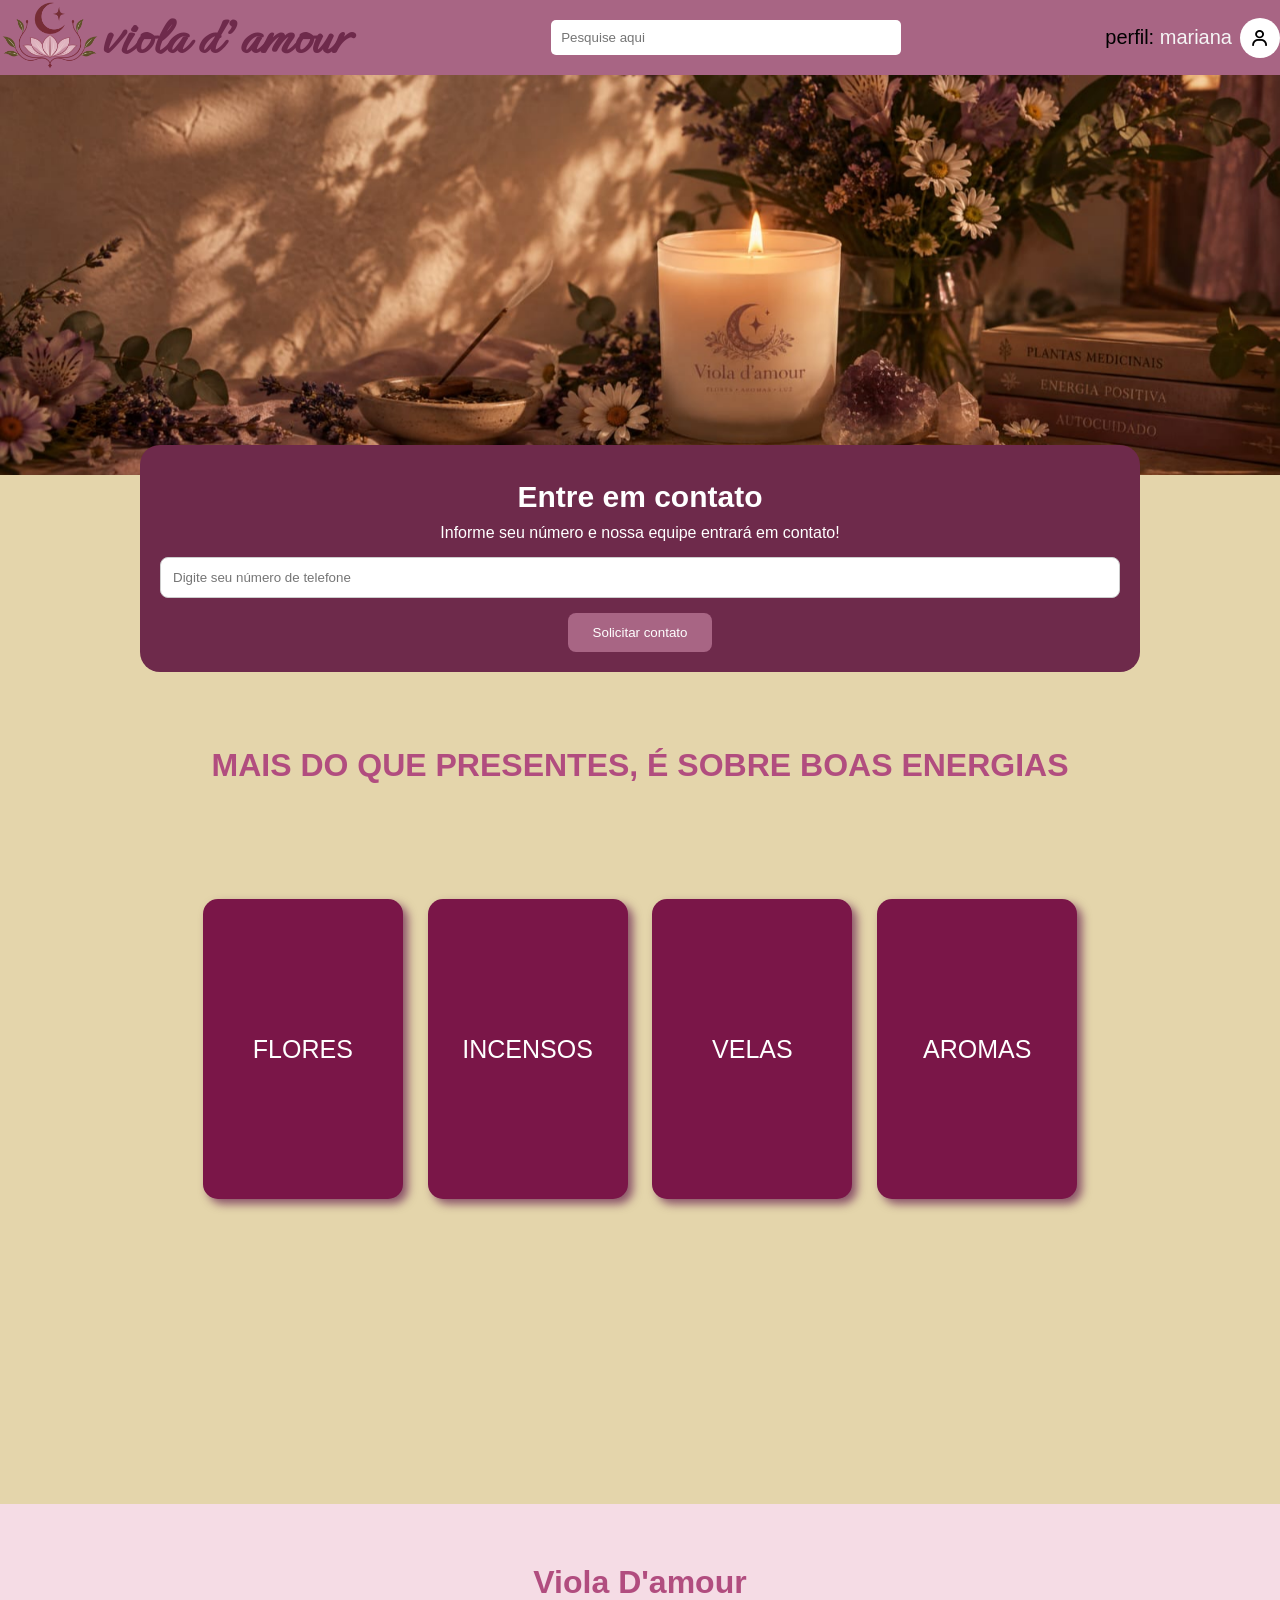
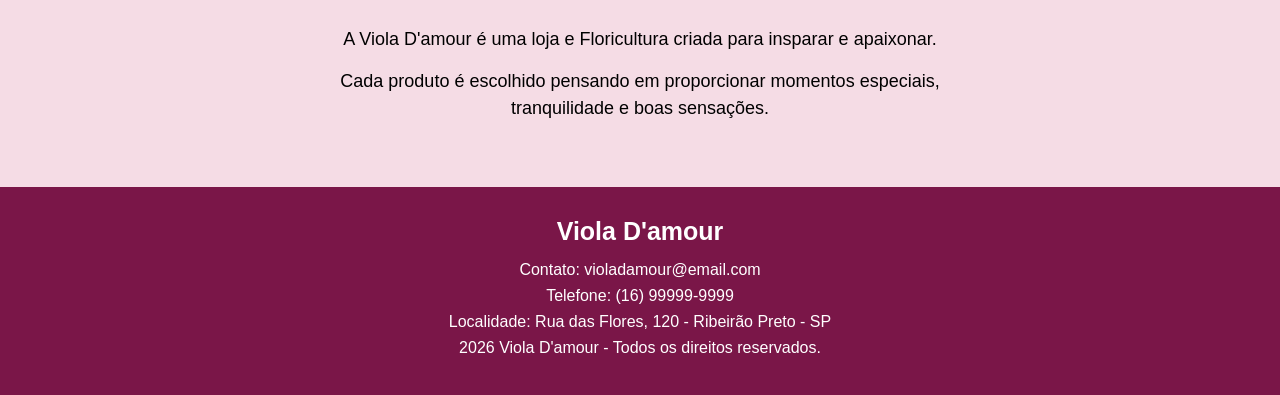
<file: index.html>
<!DOCTYPE html>
<html lang="pt-br">
<head>
    <meta charset="UTF-8">
    <meta name="viewport" content="width=device-width, initial-scale=1.0">
    <title>Viola D'amour</title>
    <link rel="stylesheet" href="./style.css">
     <link rel="stylesheet" href="http://unpkg.com/boxicons@2.1.4/css/boxicons.min.css"> <!--ancora para o css-->
</head>

<body>

    <header>
<!--cabeçalho-->
        <a href="./sobre.html" target="_blank"><img src="./imagens/logo.png" id="logo" ></a>
        <h1>viola d'amour</h1> <!--nome da empresa-->

        <div class="pesquisa">
            <input type="text" placeholder="Pesquise aqui">
        </div>

        <!-- Perfil à direita -->
        <div class="perfil">
            <span>perfil: <a>mariana</a></span>
            <i class="bx bx-user"></i>
        </div>
    </header>

    <main>

        <section>

            <article class="banner">

                

            </article>
        </section>    
        
        <section>

            <div class="containercontato">

                <div class="contato">
                    <p>
                         <h2>Entre em contato</h2>
    <p>Informe seu número e nossa equipe entrará em contato!</p>
                    </p>
                    <form>
                          <input type="tel" name="telefone"placeholder="Digite seu número de telefone"required>
        <button type="submit">
            Solicitar contato
        </button>
                    </form>
                </div>

            </div>

        </section>

        <section class="secaodiv">
            <h2>MAIS DO QUE PRESENTES, É SOBRE BOAS ENERGIAS</h2>
        </section>

        <section>
             
            <div class="container">

                <div class="explore">
                    <a href="./flores.html">FLORES</a>
                </div>

                <div class="explore">
                    <a href="./incensos.html">INCENSOS</a>
                </div>

                <div class="explore">
                    <a href="./velas.html">VELAS</a>
                </div>

                <div class="explore">
                    <a href="./aroma.html">AROMAS</a>
                </div>

            </div>

            
        </section>

        <section class="sobre">

            <h2>Viola D'amour</h2>

            <p>
                A Viola D'amour é uma loja e Floricultura criada para insparar e apaixonar.
            </p>

            <p>
                Cada produto é escolhido pensando em proporcionar
                momentos especiais, tranquilidade e boas sensações.
            </p>

        </section>

    </main>

    <footer>

        <h3>Viola D'amour</h3>

        <p>Contato: violadamour@email.com</p>

        <p>Telefone: (16) 99999-9999</p>

        <p>Localidade: Rua das Flores, 120 - Ribeirão Preto - SP</p>

        <p> 2026 Viola D'amour - Todos os direitos reservados.</p>

    </footer>

</body>
</html>
</file>
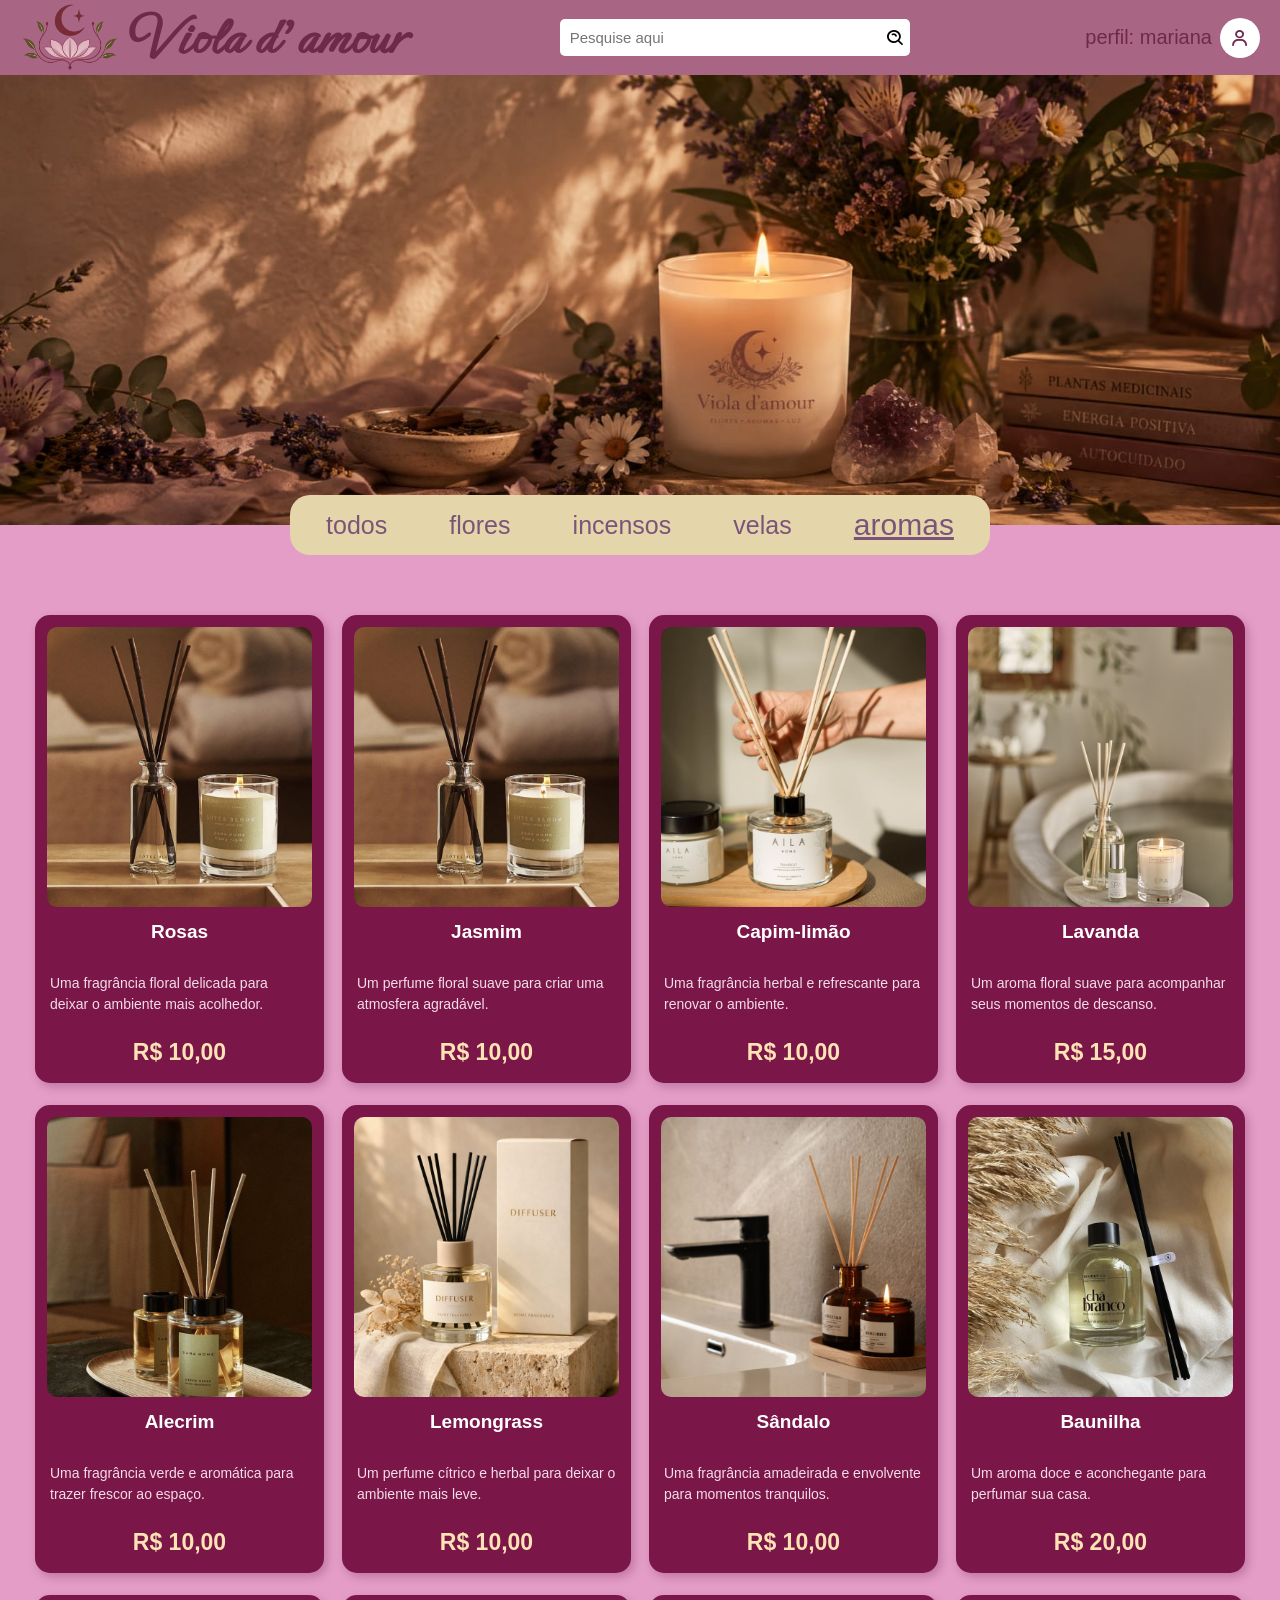
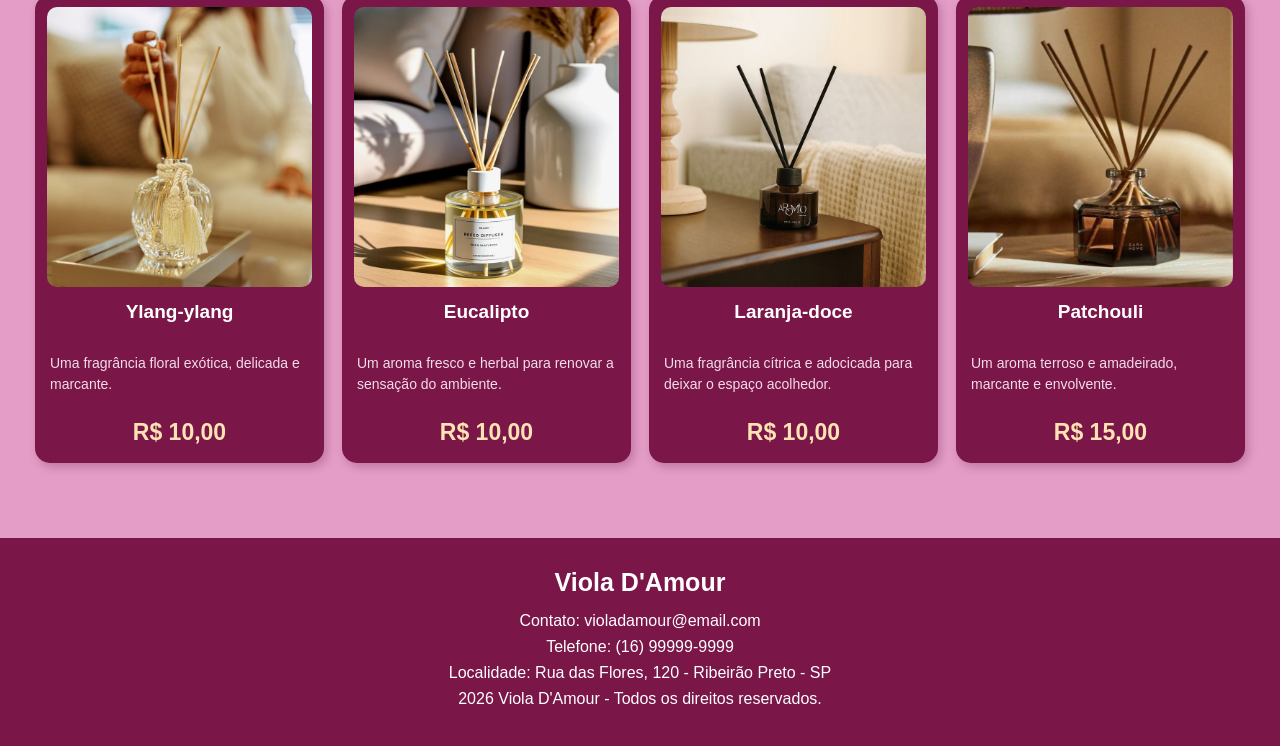
<file: aroma.html>
<!DOCTYPE html>
<html lang="pt-br">

<head>
    <meta charset="UTF-8">
    <meta name="viewport" content="width=device-width, initial-scale=1.0">

    <title>Viola D'Amour - Aromas</title>

    <link rel="stylesheet" href="./aromas.css">
    <link rel="stylesheet" href="https://unpkg.com/boxicons@2.1.4/css/boxicons.min.css">
</head>

<body>

    <!-- CABEÇALHO -->
    <header>
        <div class="logo">
            <a href="./index.html">
                <img src="./imagens/logo.png" alt="Logo Viola D'Amour" id="logo">
            </a>

            <h1>Viola d’amour</h1>
        </div>

        <!-- PESQUISA -->
        <div class="pesquisa">
            <input type="text" placeholder="Pesquise aqui" aria-label="Pesquisar produtos">
            <i class="bx bx-search-alt"></i>
        </div>

        <!-- PERFIL -->
        <div class="perfil">
            <span>perfil: <a href="#">mariana</a></span>
            <i class="bx bx-user"></i>
        </div>
    </header>

    <!-- BANNER -->
    <div class="banner"></div>

    <!-- CONTEÚDO PRINCIPAL -->
    <main>

        <!-- MENU DE CATEGORIAS -->
        <nav class="meio">
            <a href="./todos.html"><p>todos</p></a>
            <a href="./flores.html"><p>flores</p></a>
            <a href="./incensos.html"><p>incensos</p></a>
            <a href="./velas.html"><p>velas</p></a>
            <p id="ativo">aromas</p>
        </nav>

        <!-- SEÇÃO DOS PRODUTOS -->
        <section class="produtos-section">

            <div class="container">

                <!-- AROMA 01 -->
                <article class="aromas">
                    <img src="./imagens/img_aromas/WhatsApp Image 2026-10-14 at 10.09.57.jpeg"
                         alt="Aroma de rosas">
                    <h3>Rosas</h3>
                    <p class="descricao">Uma fragrância floral delicada para deixar o ambiente mais acolhedor.</p>
                    <p class="preco">R$ 10,00</p>
                </article>

                <!-- AROMA 02 -->
                <article class="aromas">
                    <img src="./imagens/img_aromas/WhatsApp Image 2026-10-14 at 10.09.57.jpeg"
                         alt="Aroma de jasmim">
                    <h3>Jasmim</h3>
                    <p class="descricao">Um perfume floral suave para criar uma atmosfera agradável.</p>
                    <p class="preco">R$ 10,00</p>
                </article>

                <!-- AROMA 03 -->
                <article class="aromas">
                    <img src="./imagens/img_aromas/WhatsApp Image 2026-10-14 at 10.09.58 (1).jpeg"
                         alt="Aroma de capim-limão">
                    <h3>Capim-limão</h3>
                    <p class="descricao">Uma fragrância herbal e refrescante para renovar o ambiente.</p>
                    <p class="preco">R$ 10,00</p>
                </article>

                <!-- AROMA 04 -->
                <article class="aromas">
                    <img src="./imagens/img_aromas/WhatsApp Image 2026-10-14 at 10.09.58 (2).jpeg"
                         alt="Aroma de lavanda">
                    <h3>Lavanda</h3>
                    <p class="descricao">Um aroma floral suave para acompanhar seus momentos de descanso.</p>
                    <p class="preco">R$ 15,00</p>
                </article>

                <!-- AROMA 05 -->
                <article class="aromas">
                    <img src="./imagens/img_aromas/WhatsApp Image 2026-10-14 at 10.09.58 (3).jpeg"
                         alt="Aroma de alecrim">
                    <h3>Alecrim</h3>
                    <p class="descricao">Uma fragrância verde e aromática para trazer frescor ao espaço.</p>
                    <p class="preco">R$ 10,00</p>
                </article>

                <!-- AROMA 06 -->
                <article class="aromas">
                    <img src="./imagens/img_aromas/WhatsApp Image 2026-10-14 at 10.09.59 (1).jpeg"
                         alt="Aroma de lemongrass">
                    <h3>Lemongrass</h3>
                    <p class="descricao">Um perfume cítrico e herbal para deixar o ambiente mais leve.</p>
                    <p class="preco">R$ 10,00</p>
                </article>

                <!-- AROMA 07 -->
                <article class="aromas">
                    <img src="./imagens/img_aromas/WhatsApp Image 2026-10-14 at 10.09.59 (2).jpeg"
                         alt="Aroma de sândalo">
                    <h3>Sândalo</h3>
                    <p class="descricao">Uma fragrância amadeirada e envolvente para momentos tranquilos.</p>
                    <p class="preco">R$ 10,00</p>
                </article>

                <!-- AROMA 08 -->
                <article class="aromas">
                    <img src="./imagens/img_aromas/WhatsApp Image 2026-10-14 at 10.09.59 (3).jpeg"
                         alt="Aroma de baunilha">
                    <h3>Baunilha</h3>
                    <p class="descricao">Um aroma doce e aconchegante para perfumar sua casa.</p>
                    <p class="preco">R$ 20,00</p>
                </article>

                <!-- AROMA 09 -->
                <article class="aromas">
                    <img src="./imagens/img_aromas/WhatsApp Image 2026-10-14 at 10.09.59.jpeg"
                         alt="Aroma de ylang-ylang">
                    <h3>Ylang-ylang</h3>
                    <p class="descricao">Uma fragrância floral exótica, delicada e marcante.</p>
                    <p class="preco">R$ 10,00</p>
                </article>

                <!-- AROMA 10 -->
                <article class="aromas">
                    <img src="./imagens/img_aromas/WhatsApp Image 2026-10-14 at 10.19.52 (1).jpeg"
                         alt="Aroma de eucalipto">
                    <h3>Eucalipto</h3>
                    <p class="descricao">Um aroma fresco e herbal para renovar a sensação do ambiente.</p>
                    <p class="preco">R$ 10,00</p>
                </article>

                <!-- AROMA 11 -->
                <article class="aromas">
                    <img src="./imagens/img_aromas/WhatsApp Image 2026-10-14 at 10.19.52.jpeg"
                         alt="Aroma de laranja-doce">
                    <h3>Laranja-doce</h3>
                    <p class="descricao">Uma fragrância cítrica e adocicada para deixar o espaço acolhedor.</p>
                    <p class="preco">R$ 10,00</p>
                </article>

                <!-- AROMA 12 -->
                <article class="aromas">
                    <img src="./imagens/img_aromas/WhatsApp Image 2026-10-14 at 10.19.53.jpeg"
                         alt="Aroma de patchouli">
                    <h3>Patchouli</h3>
                    <p class="descricao">Um aroma terroso e amadeirado, marcante e envolvente.</p>
                    <p class="preco">R$ 15,00</p>
                </article>

            </div>
        </section>

    </main>

    <!-- RODAPÉ -->
    <footer>
        <h3>Viola D'Amour</h3>

        <p>Contato: violadamour@email.com</p>
        <p>Telefone: (16) 99999-9999</p>
        <p>Localidade: Rua das Flores, 120 - Ribeirão Preto - SP</p>
        <p>2026 Viola D'Amour - Todos os direitos reservados.</p>
    </footer>

</body>
</html>
</file>
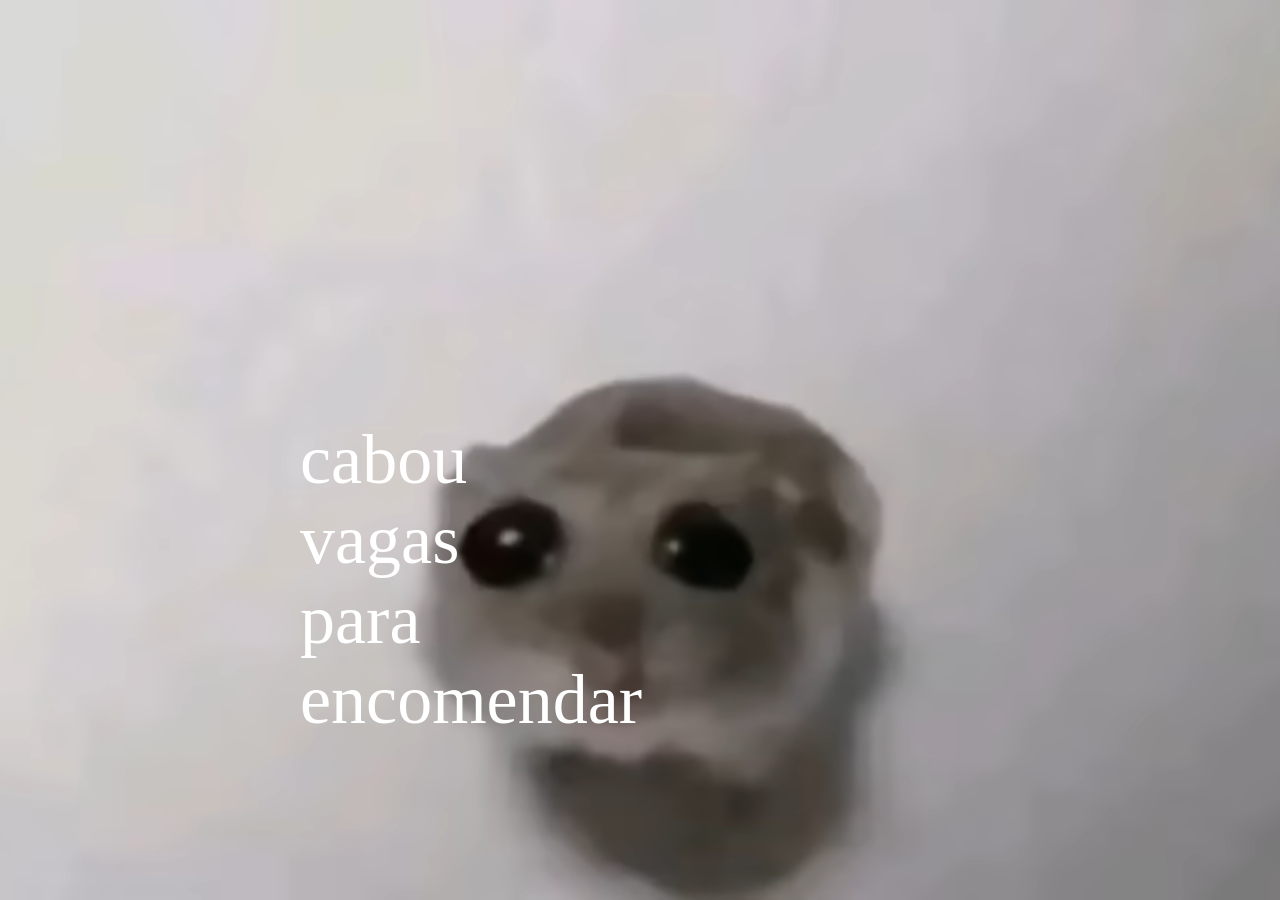
<file: encomendar.html>
<!DOCTYPE html>
<html lang="en">
<head>
    <meta charset="UTF-8">
    <meta name="viewport" content="width=device-width, initial-scale=1.0">
    <title>PROMOÇÕES</title>
    <link rel="stylesheet" href="encomendar.css">
</head>
<body>
    
    <video autoplay loop id="bg-video">
        <source src="/imagens/vidssave.com Sad Hamster Violin Meme (Full) 480P.mp4" type="video/mp4">
    </video>
   <div class="overlay"></div>

    <div class="texto-sobreposto">
    <p> cabou vagas para encomendar</p>
  </div>

</body>
</html>
</file>
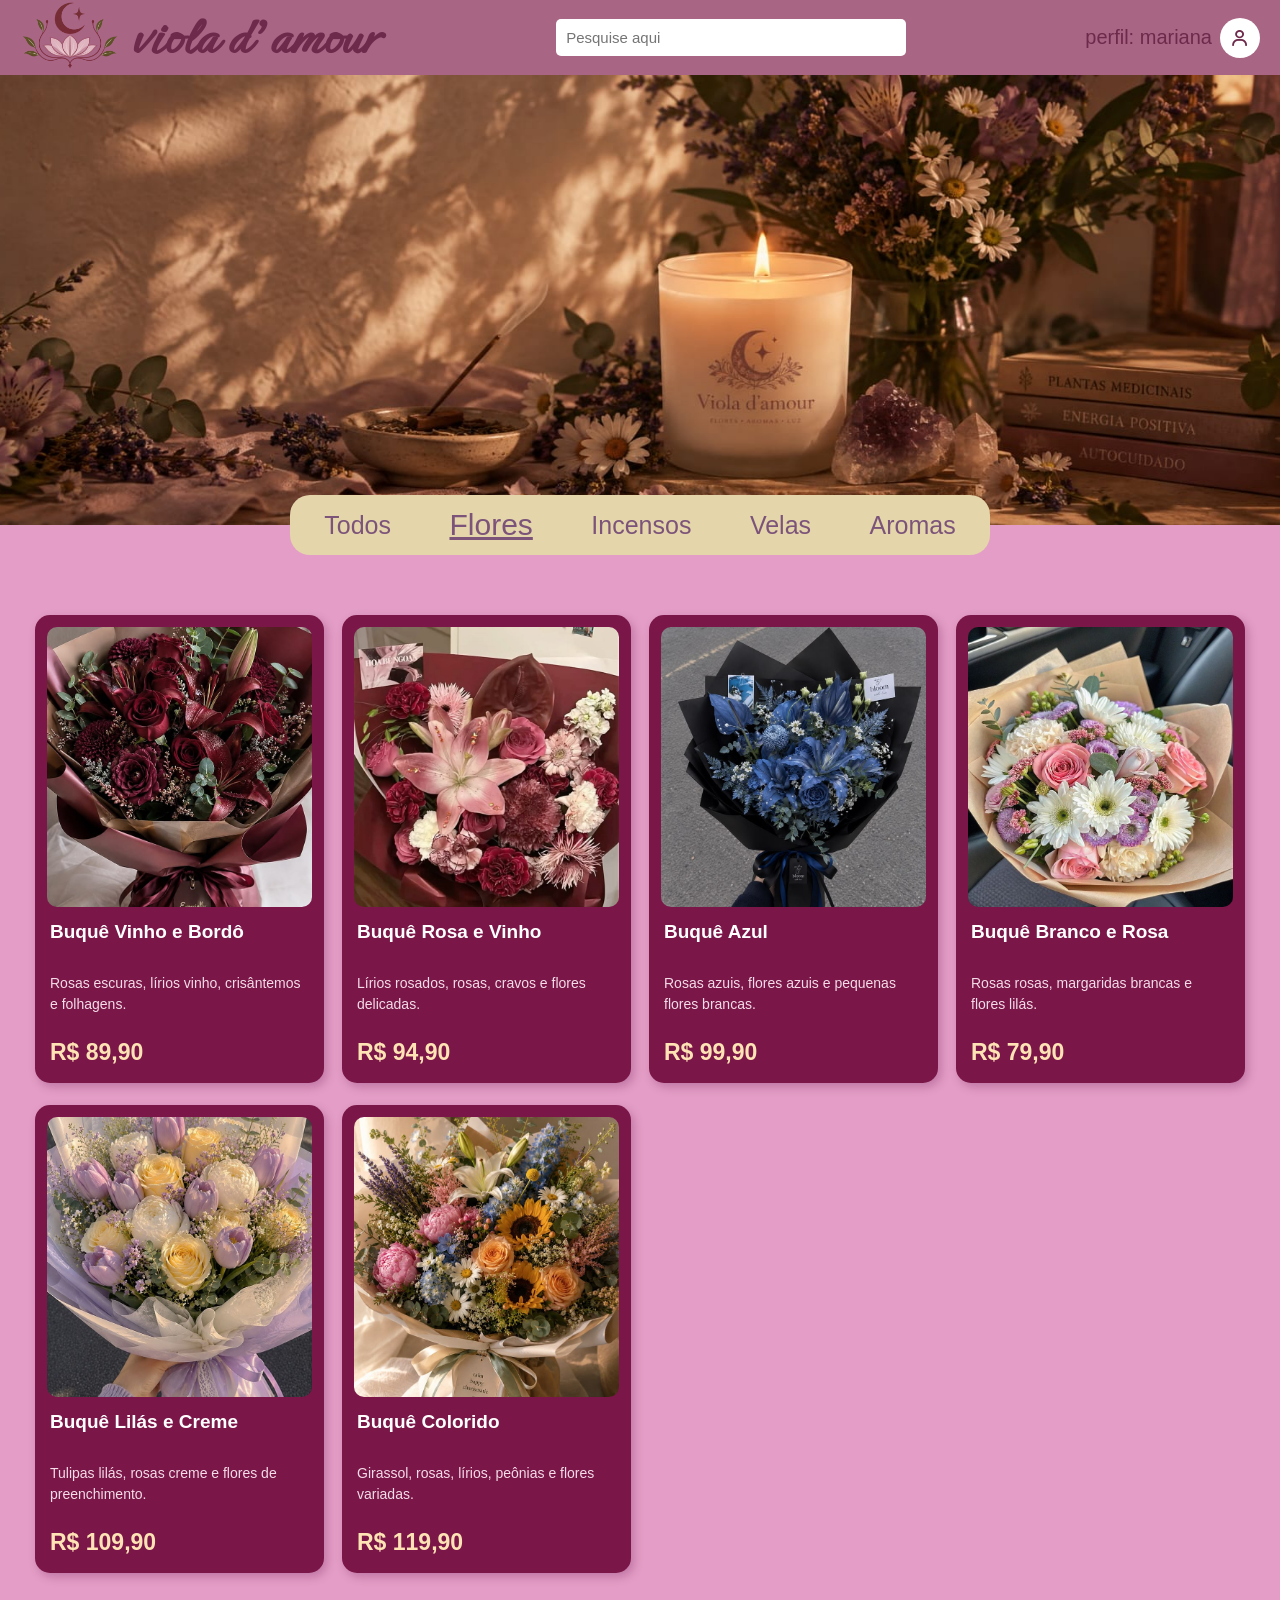
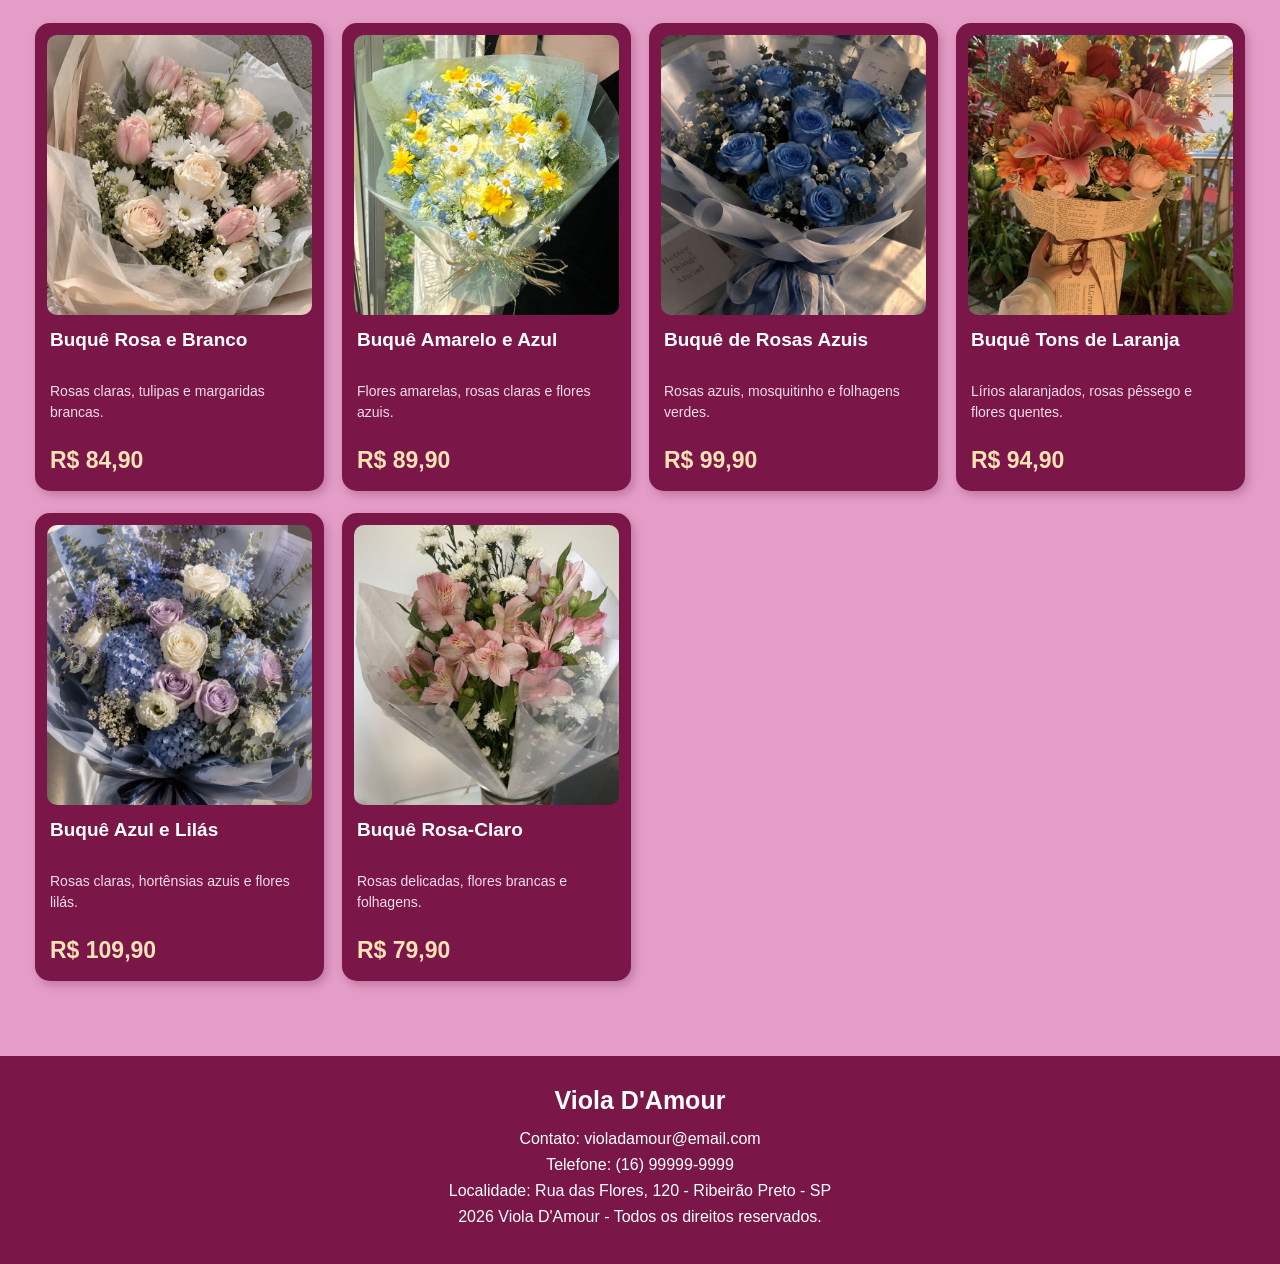
<file: flores.html>
<!DOCTYPE html>
<html lang="pt-br">

<head>
    <meta charset="UTF-8">
    <meta name="viewport" content="width=device-width, initial-scale=1.0">

    <link rel="stylesheet" href="./flores.css">
    <link rel="stylesheet"
        href="https://unpkg.com/boxicons@2.1.4/css/boxicons.min.css">

    <title>Flores | Viola D'Amour</title>
</head>

<body>

    <!-- CABEÇALHO -->
    <header>

        <a href="./index.html">
            <img src="./imagens/logo.png" id="logo" alt="Logo Viola D'Amour">
        </a>

        <h1>viola d'amour</h1>

        <div class="pesquisa">
            <input type="text" placeholder="Pesquise aqui">
        </div>

        <div class="perfil">
            <span>perfil: <a>mariana</a></span>
            <i class="bx bx-user"></i>
        </div>

    </header>

    <!-- BANNER -->
    <section>
        <article class="banner"></article>
    </section>

    <!-- CONTEÚDO PRINCIPAL -->
    <main>

        <!-- MENU DE CATEGORIAS -->
        <nav class="meio">

            <a href="./todos.html">Todos</a>

            <p id="ativo">Flores</p>

            <a href="./incensos.html">Incensos</a>

            <a href="./velas.html">Velas</a>

            <a href="./aroma.html">Aromas</a>

        </nav>

        <!-- PRIMEIRA LINHA DE PRODUTOS -->
        <section class="produtos-section">

            <div class="container">

                <!-- BUQUÊ 01 -->
                <div class="flores">

                    <img
                        src="./imagens/img_flores/WhatsApp Image 2026-10-14 at 10.09.47 (1).jpeg"
                        alt="Buquê de flores vinho e bordô">

                    <h3>Buquê Vinho e Bordô</h3>

                    <p class="descricao">
                        Rosas escuras, lírios vinho, crisântemos e folhagens.
                    </p>

                    <p class="preco">R$ 89,90</p>

                </div>

                <!-- BUQUÊ 02 -->
                <div class="flores">

                    <img
                        src="./imagens/img_flores/WhatsApp Image 2026-10-14 at 10.09.47.jpeg"
                        alt="Buquê rosa e vinho">

                    <h3>Buquê Rosa e Vinho</h3>

                    <p class="descricao">
                        Lírios rosados, rosas, cravos e flores delicadas.
                    </p>

                    <p class="preco">R$ 94,90</p>

                </div>

                <!-- BUQUÊ 03 -->
                <div class="flores">

                    <img
                        src="./imagens/img_flores/WhatsApp Image 2026-10-14 at 10.09.49.jpeg"
                        alt="Buquê azul">

                    <h3>Buquê Azul</h3>

                    <p class="descricao">
                        Rosas azuis, flores azuis e pequenas flores brancas.
                    </p>

                    <p class="preco">R$ 99,90</p>

                </div>

                <!-- BUQUÊ 04 -->
                <div class="flores">

                    <img
                        src="./imagens/img_flores/WhatsApp Image 2026-10-14 at 10.09.50.jpeg"
                        alt="Buquê branco e rosa">

                    <h3>Buquê Branco e Rosa</h3>

                    <p class="descricao">
                        Rosas rosas, margaridas brancas e flores lilás.
                    </p>

                    <p class="preco">R$ 79,90</p>

                </div>

                <!-- BUQUÊ 05 -->
                <div class="flores">

                    <img
                        src="./imagens/img_flores/WhatsApp Image 2026-10-14 at 10.09.52 (1).jpeg"
                        alt="Buquê lilás e amarelo-claro">

                    <h3>Buquê Lilás e Creme</h3>

                    <p class="descricao">
                        Tulipas lilás, rosas creme e flores de preenchimento.
                    </p>

                    <p class="preco">R$ 109,90</p>

                </div>

                <!-- BUQUÊ 06 -->
                <div class="flores">

                    <img
                        src="./imagens/img_flores/WhatsApp Image 2026-10-14 at 10.09.52.jpeg"
                        alt="Buquê colorido com girassol">

                    <h3>Buquê Colorido</h3>

                    <p class="descricao">
                        Girassol, rosas, lírios, peônias e flores variadas.
                    </p>

                    <p class="preco">R$ 119,90</p>

                </div>

            </div>

        </section>

        <!-- SEGUNDA LINHA DE PRODUTOS -->
        <section class="produtos-section">

            <div class="container">

                <!-- BUQUÊ 07 -->
                <div class="flores">

                    <img
                        src="./imagens/img_flores/WhatsApp Image 2026-10-14 at 10.09.53.jpeg"
                        alt="Buquê rosa e branco">

                    <h3>Buquê Rosa e Branco</h3>

                    <p class="descricao">
                        Rosas claras, tulipas e margaridas brancas.
                    </p>

                    <p class="preco">R$ 84,90</p>

                </div>

                <!-- BUQUÊ 08 -->
                <div class="flores">

                    <img
                        src="./imagens/img_flores/WhatsApp Image 2026-10-14 at 10.09.54 (1).jpeg"
                        alt="Buquê amarelo e azul">

                    <h3>Buquê Amarelo e Azul</h3>

                    <p class="descricao">
                        Flores amarelas, rosas claras e flores azuis.
                    </p>

                    <p class="preco">R$ 89,90</p>

                </div>

                <!-- BUQUÊ 09 -->
                <div class="flores">

                    <img
                        src="./imagens/img_flores/WhatsApp Image 2026-10-14 at 10.09.54 (2).jpeg"
                        alt="Buquê de rosas azuis">

                    <h3>Buquê de Rosas Azuis</h3>

                    <p class="descricao">
                        Rosas azuis, mosquitinho e folhagens verdes.
                    </p>

                    <p class="preco">R$ 99,90</p>

                </div>

                <!-- BUQUÊ 10 -->
                <div class="flores">

                    <img
                        src="./imagens/img_flores/WhatsApp Image 2026-10-14 at 10.09.54.jpeg"
                        alt="Buquê em tons de laranja">

                    <h3>Buquê Tons de Laranja</h3>

                    <p class="descricao">
                        Lírios alaranjados, rosas pêssego e flores quentes.
                    </p>

                    <p class="preco">R$ 94,90</p>

                </div>

                <!-- BUQUÊ 11 -->
                <div class="flores">

                    <img
                        src="./imagens/img_flores/WhatsApp Image 2026-10-14 at 10.09.55 (1).jpeg"
                        alt="Buquê azul, lilás e branco">

                    <h3>Buquê Azul e Lilás</h3>

                    <p class="descricao">
                        Rosas claras, hortênsias azuis e flores lilás.
                    </p>

                    <p class="preco">R$ 109,90</p>

                </div>

                <!-- BUQUÊ 12 -->
                <div class="flores">

                    <img
                        src="./imagens/img_flores/WhatsApp Image 2026-10-14 at 10.09.55 (2).jpeg"
                        alt="Buquê rosa-claro">

                    <h3>Buquê Rosa-Claro</h3>

                    <p class="descricao">
                        Rosas delicadas, flores brancas e folhagens.
                    </p>

                    <p class="preco">R$ 79,90</p>

                </div>

            </div>

        </section>

    </main>

    <!-- RODAPÉ -->
    <footer>

        <h3>Viola D'Amour</h3>

        <p>Contato: violadamour@email.com</p>

        <p>Telefone: (16) 99999-9999</p>

        <p>Localidade: Rua das Flores, 120 - Ribeirão Preto - SP</p>

        <p>2026 Viola D'Amour - Todos os direitos reservados.</p>

    </footer>

</body>
</html>
</file>
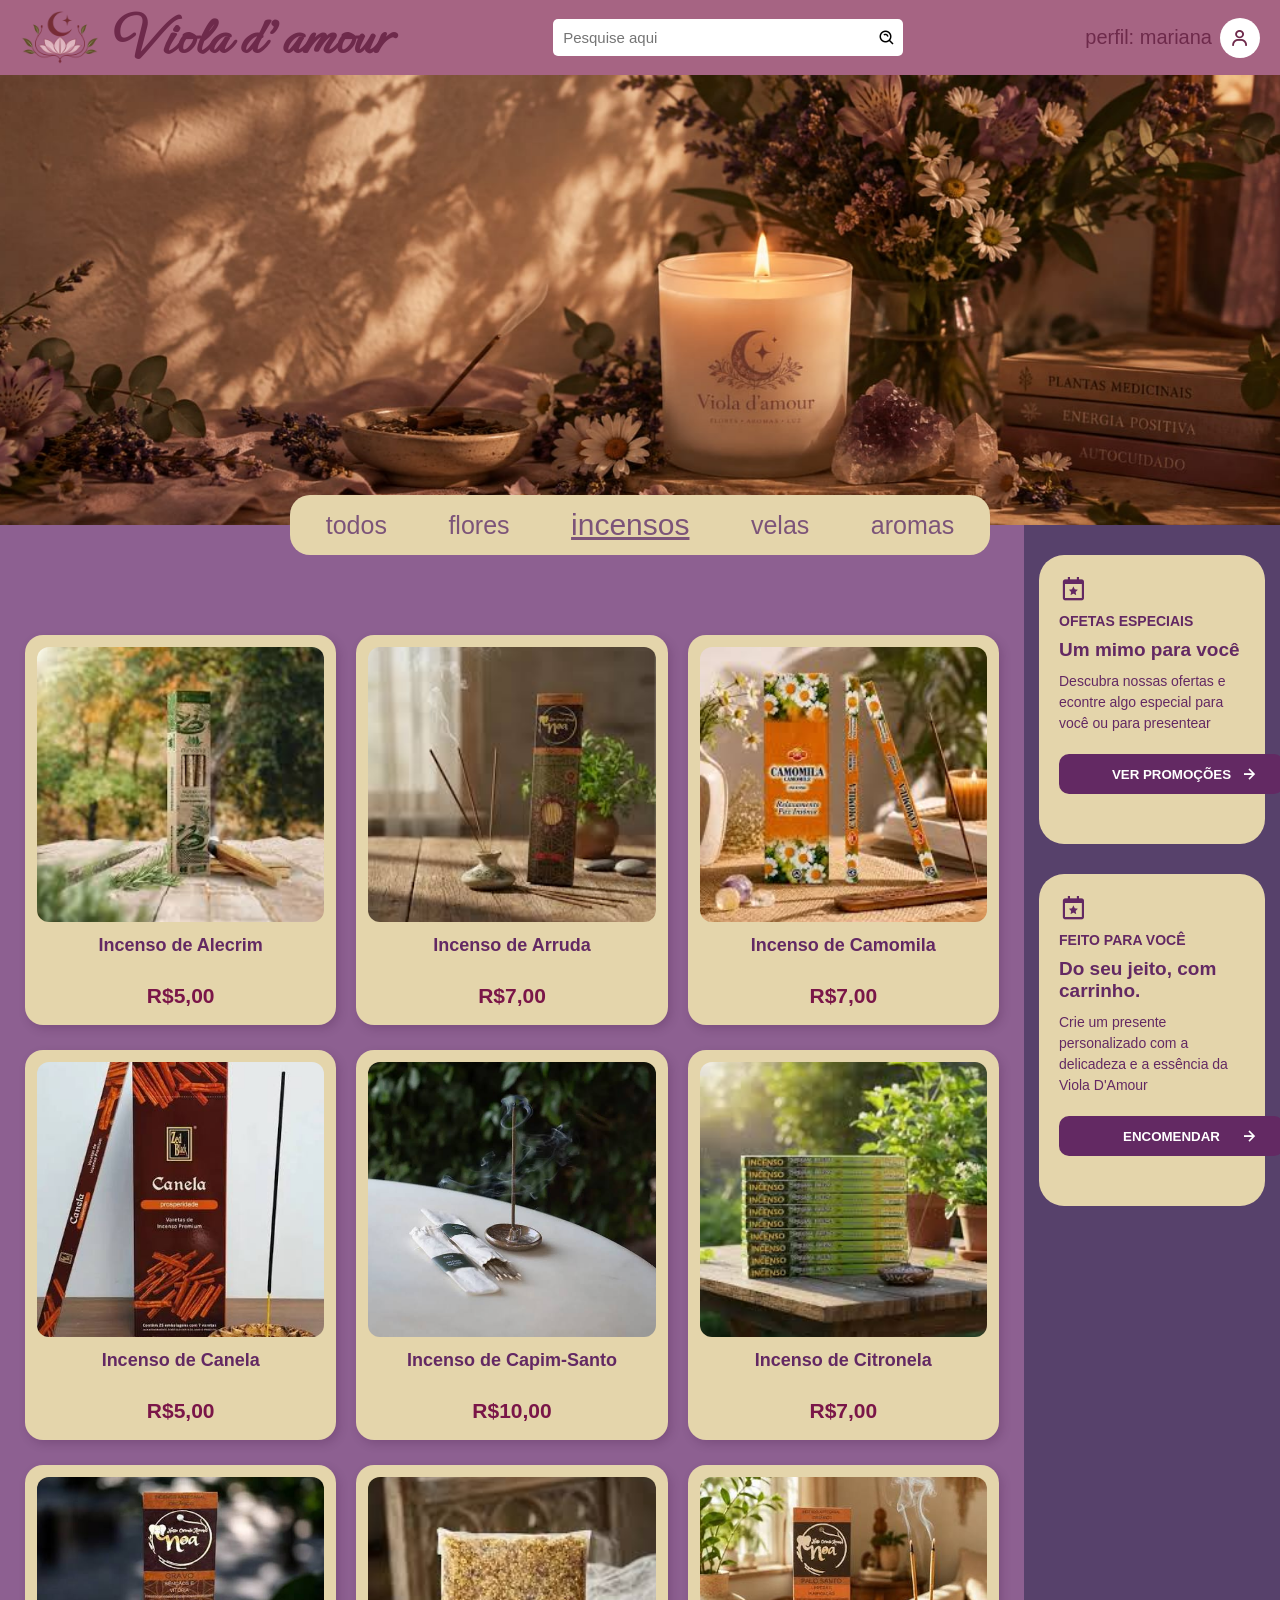
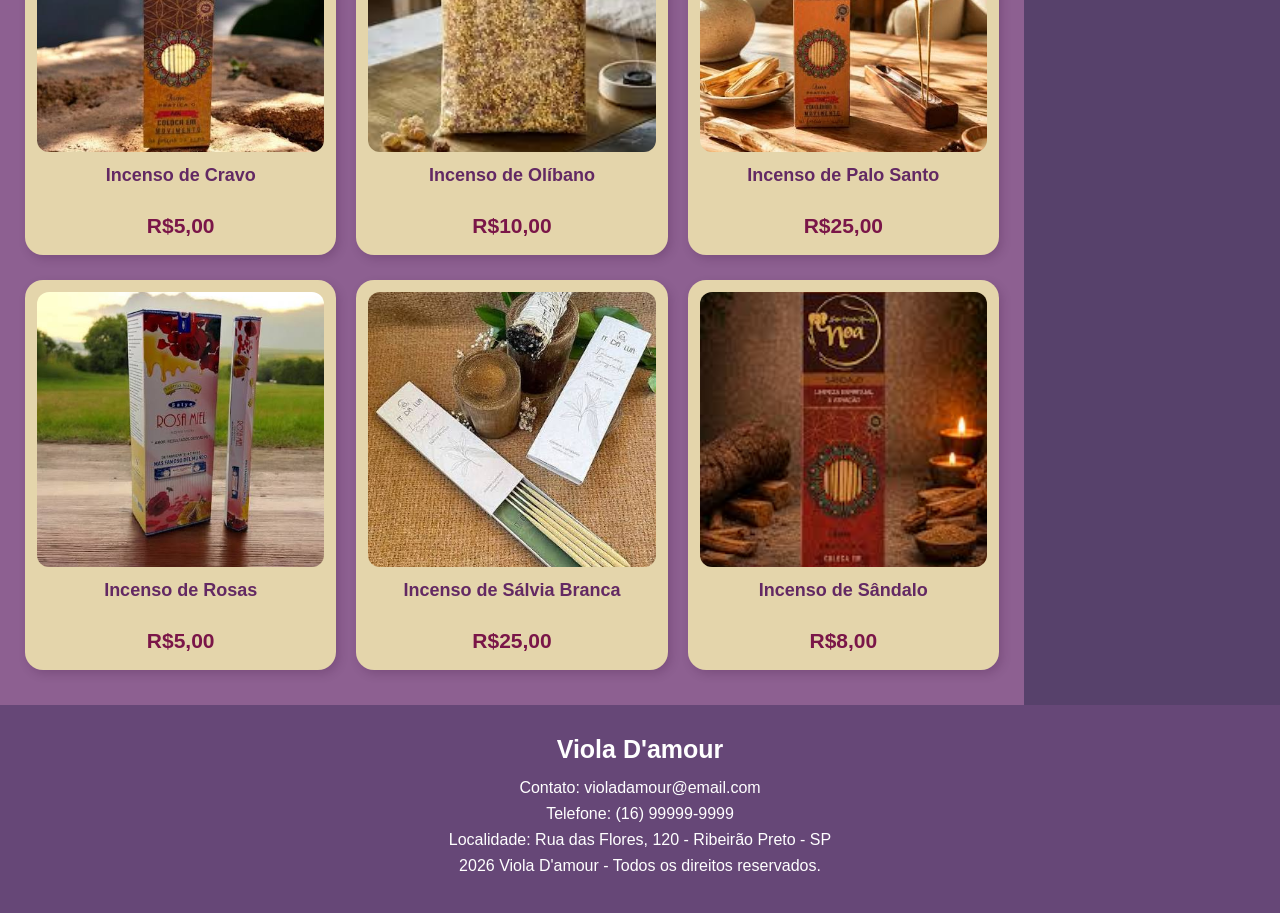
<file: incensos.html>
<!DOCTYPE html>
<html lang="pt-br">

<head>
    <meta charset="UTF-8">
    <meta name="viewport" content="width=device-width, initial-scale=1.0">
    <title>Viola d'amour - incensos</title>
    <link rel="stylesheet" href="incensos.css">
    <link rel="stylesheet" href="http://unpkg.com/boxicons@2.1.4/css/boxicons.min.css"> <!--ancora para o css-->
</head>

<body>
    <header class="header">

        <!-- Logo e nome à esquerda -->
        <div class="logo">
            <img src="./imagens/logo.png" alt="Logo Viola d'am our">
            <h1>Viola d’amour</h1>
        </div>

        <!-- Barra de pesquisa no centro -->
        <div class="pesquisa">
            <input type="text" placeholder="Pesquise aqui">
            <i class="bx bx-search-alt"></i>
        </div>

        <!-- Perfil à direita -->
        <div class="perfil">
            <span>perfil: <a>mariana</a></span>
            <i class="bx bx-user"></i>
        </div>
    </header>

        <div class="banner"></div>
    <main>
        
        <div class="partebaixo">
            <div class="lado-esquedo">
                <div class="meio">

                    <a href="todos.html"><p>todos</p></a>
                    <a href="flores.html"><p>flores</p></a>
                    <a id="ativo"><p>incensos</p></a>
                    <a href="velas.html"><p >velas</p></a>
                    <a href="aroma.html"><p>aromas</p></a>
                </div>

                <!--onde apareceram os produtos-->
                <div class="baixo">

                    <!--card dos produtos-->
                    <div class="produtos">
                        <article>
                            <img src="./produtos do site/inc. de alecrim.jpg" class="produto">
                            <h3>Incenso de Alecrim</h3>
                            <p>R$5,00</p>
                        </article>
                    </div>

                    <div class="produtos">
                        <article>
                            <img src="./produtos do site/inc. de Arruda.jpg" class="produto">
                            <h3>Incenso de Arruda</h3>
                            <p>R$7,00</p>
                        </article>
                    </div>

                    <div class="produtos">
                        <article>
                            <img src="./produtos do site/inc. de Camomila.jpg" class="produto">
                            <h3>Incenso de Camomila</h3>
                            <p>R$7,00</p>
                        </article>
                    </div>

                    <div class="produtos">
                        <article>
                            <img src="./produtos do site/inc. de canela.jpg" class="produto">
                            <h3>Incenso de Canela</h3>
                            <p>R$5,00</p>
                        </article>
                    </div>

                    <div class="produtos">
                        <article>
                            <img src="./produtos do site/inc. de Capim-Santo.jpg" class="produto">
                            <h3>Incenso de Capim-Santo</h3>
                            <p>R$10,00</p>
                        </article>
                    </div>

                    <div class="produtos">
                        <article>
                            <img src="./produtos do site/inc. de Citronela.jpg" class="produto">
                            <h3>Incenso de Citronela</h3>
                            <p>R$7,00</p>
                        </article>
                    </div>

                    <div class="produtos">
                        <article>
                            <img src="./produtos do site/inc. de Cravo.jpg" class="produto">
                            <h3>Incenso de Cravo</h3>
                            <p>R$5,00</p>
                        </article>
                    </div>

                    <div class="produtos">
                        <article>
                            <img src="./produtos do site/inc. de Olíbano.jpg" class="produto">
                            <h3>Incenso de Olíbano</h3>
                            <p>R$10,00</p>
                        </article>
                    </div>

                    <div class="produtos">
                        <article>
                            <img src="./produtos do site/inc. de Palo Santo.jpg" class="produto">
                            <h3>Incenso de Palo Santo</h3>
                            <p>R$25,00</p>
                        </article>
                    </div>

                    <div class="produtos">
                        <article>
                            <img src="./produtos do site/inc. de rosas.jpg" class="produto">
                            <h3>Incenso de Rosas</h3>
                            <p>R$5,00</p>
                        </article>
                    </div>

                    <div class="produtos">
                        <article>
                            <img src="./produtos do site/inc. de Sálvia Branca.jpg" class="produto">
                            <h3>Incenso de Sálvia Branca</h3>
                            <p>R$25,00</p>
                        </article>
                    </div>

                    <div class="produtos">
                        <article>
                            <img src="./produtos do site/inc. de Sândalo.jpg" class="produto">
                            <h3>Incenso de Sândalo</h3>
                            <p>R$8,00</p>
                        </article>
                    </div>

                </div>

            </div>

            <div class="lado-direito">
                <div class="caixa-cimad">
                    <i class="bx bx-calendar-star"></i>
                    <h4>ofetas especiais</h4>
                    <h3>Um mimo para você</h3>
                    <p>Descubra nossas ofertas e econtre algo especial para você ou para presentear</p>
                    <a href="promoção.html"><button> VER PROMOÇÕES</button></a>
                    <i class="bx bx-right-arrow-alt" id="seta"></i>
                </div>

                <div class="caixa-baixod">
                    <i class="bx bx-calendar-star"></i>
                    <h4>feito para você</h4>
                    <h3>Do seu jeito, com carrinho.</h3>
                    <p>Crie um presente personalizado com a delicadeza e a essência da Viola D'Amour</p>
                    <a href="encomendar.html"><button> ENCOMENDAR</button></a>
                    <i class="bx bx-right-arrow-alt" id="seta"></i>
                    
                </div>
            </div>
        </div>
    </main>

    <footer>

        <h3>Viola D'amour</h3>

        <p>Contato: violadamour@email.com</p>

        <p>Telefone: (16) 99999-9999</p>

        <p>Localidade: Rua das Flores, 120 - Ribeirão Preto - SP</p>

        <p> 2026 Viola D'amour - Todos os direitos reservados.</p>

    </footer>


</body>

</html>
</file>
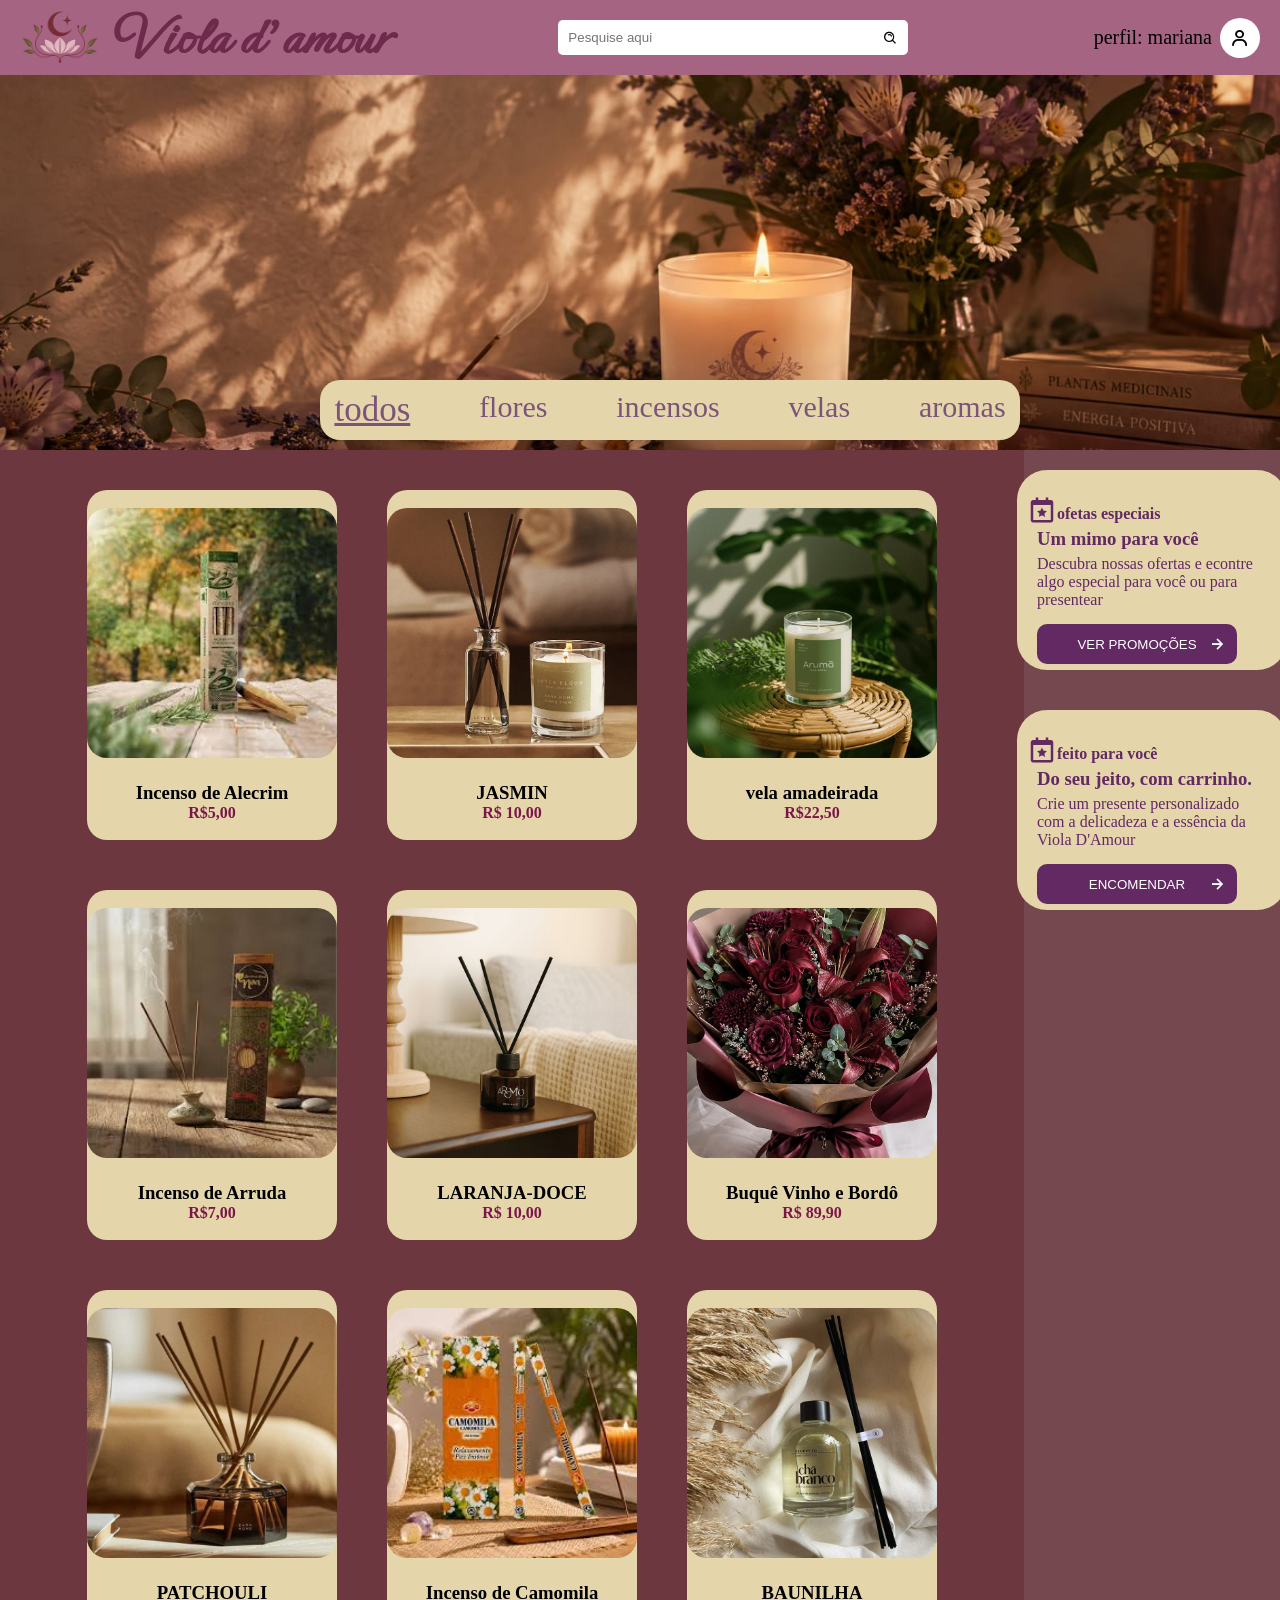
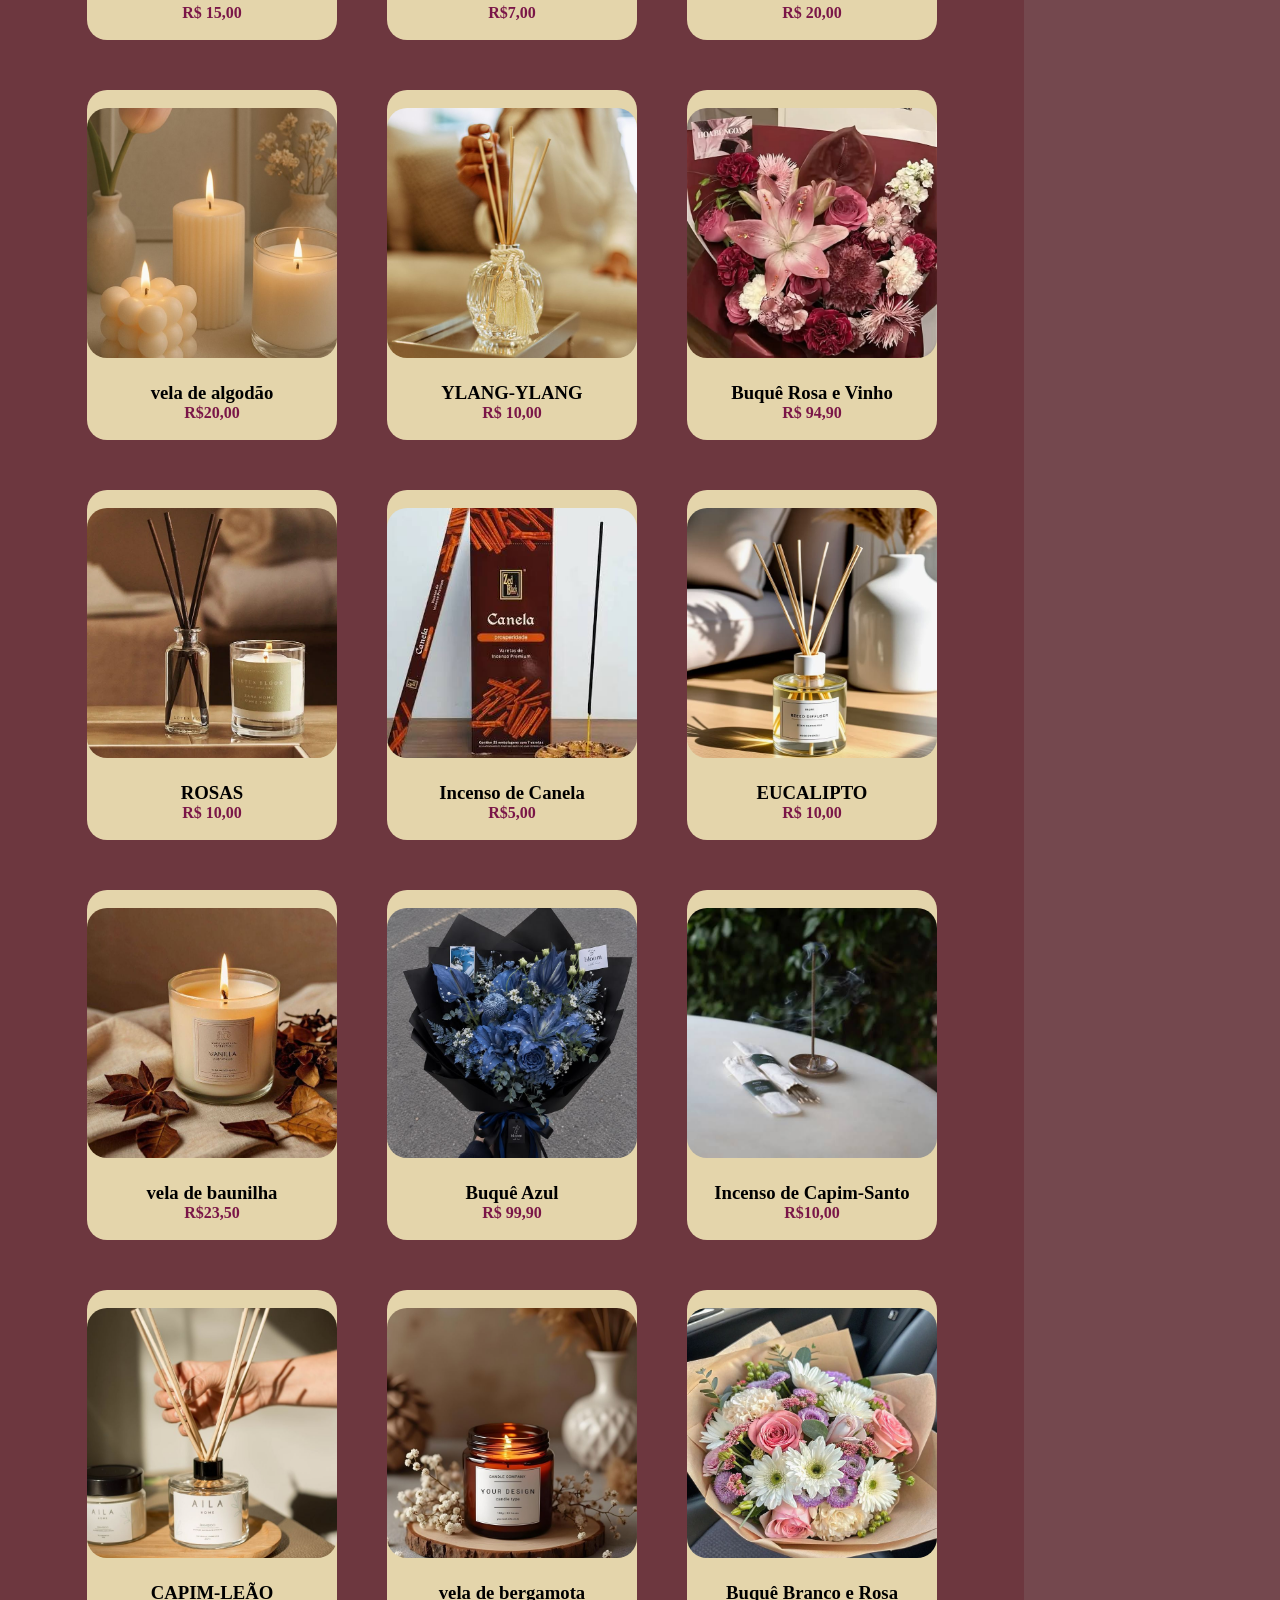
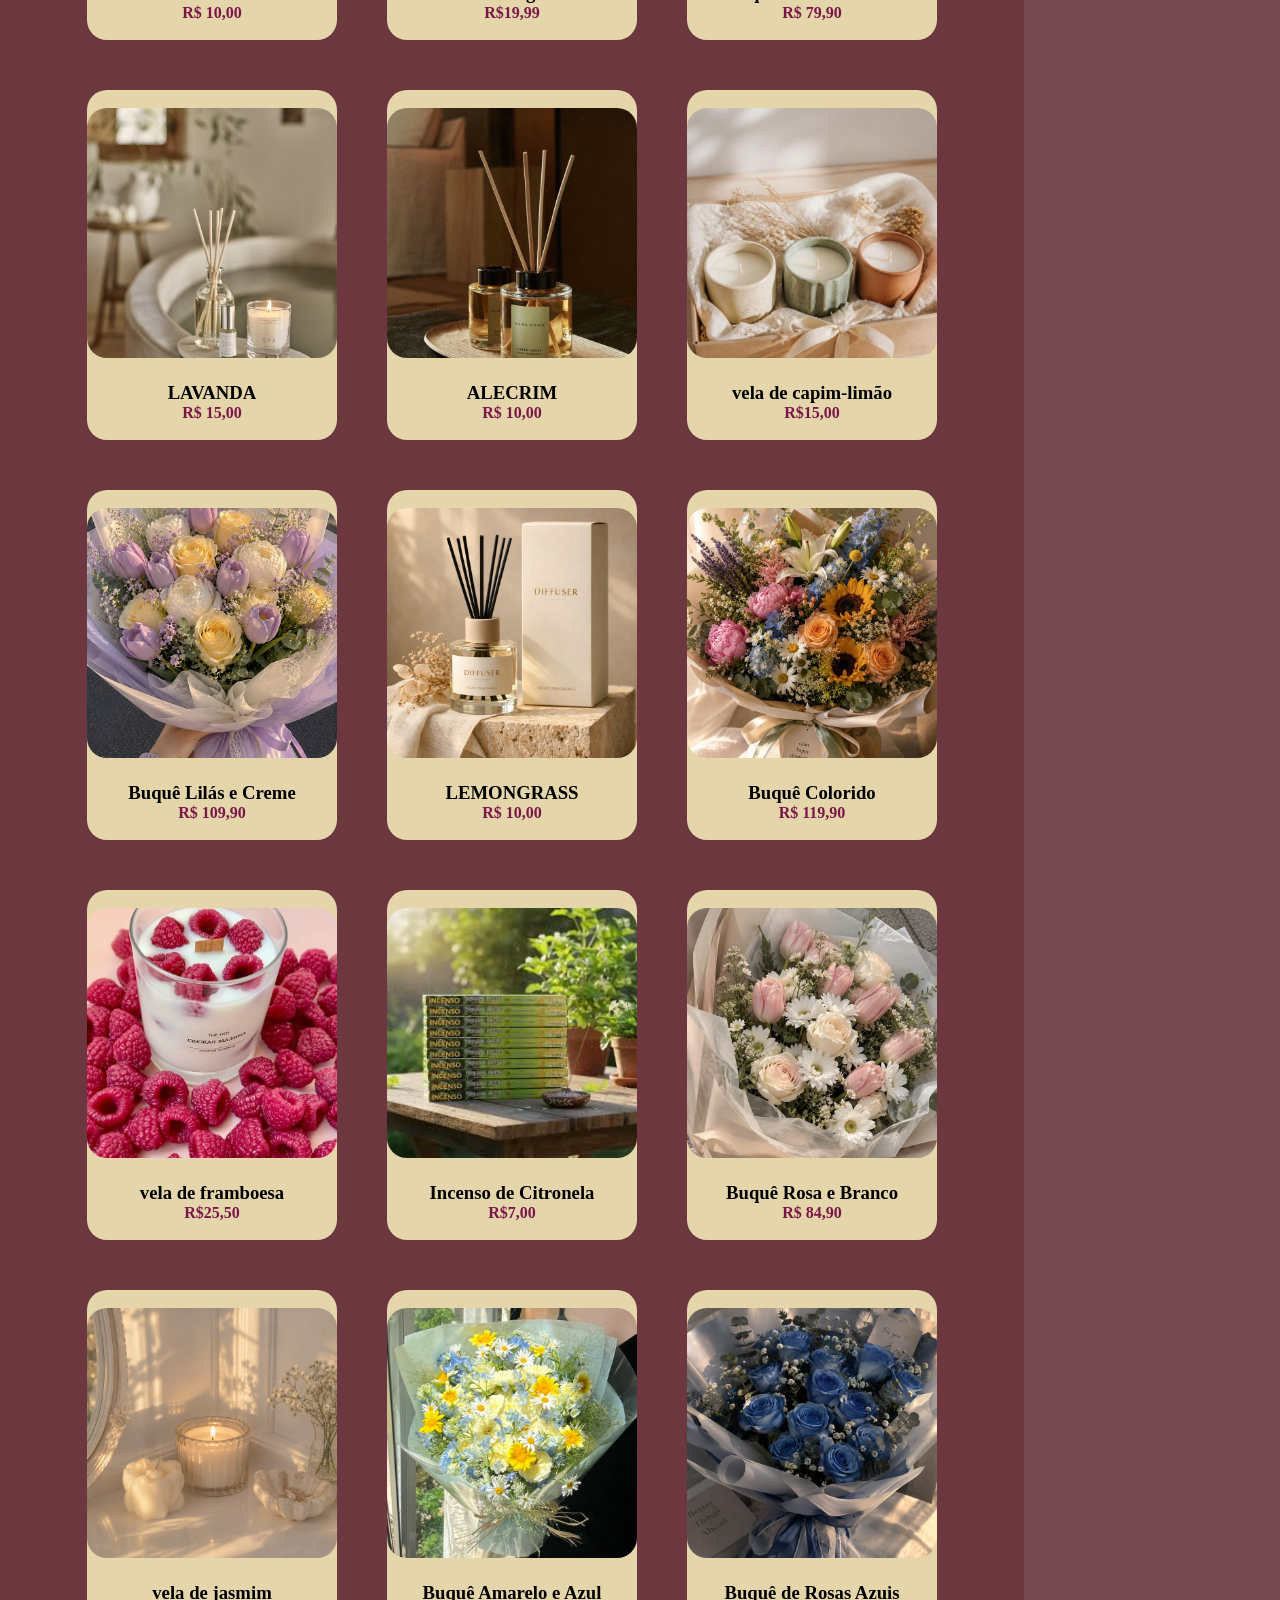
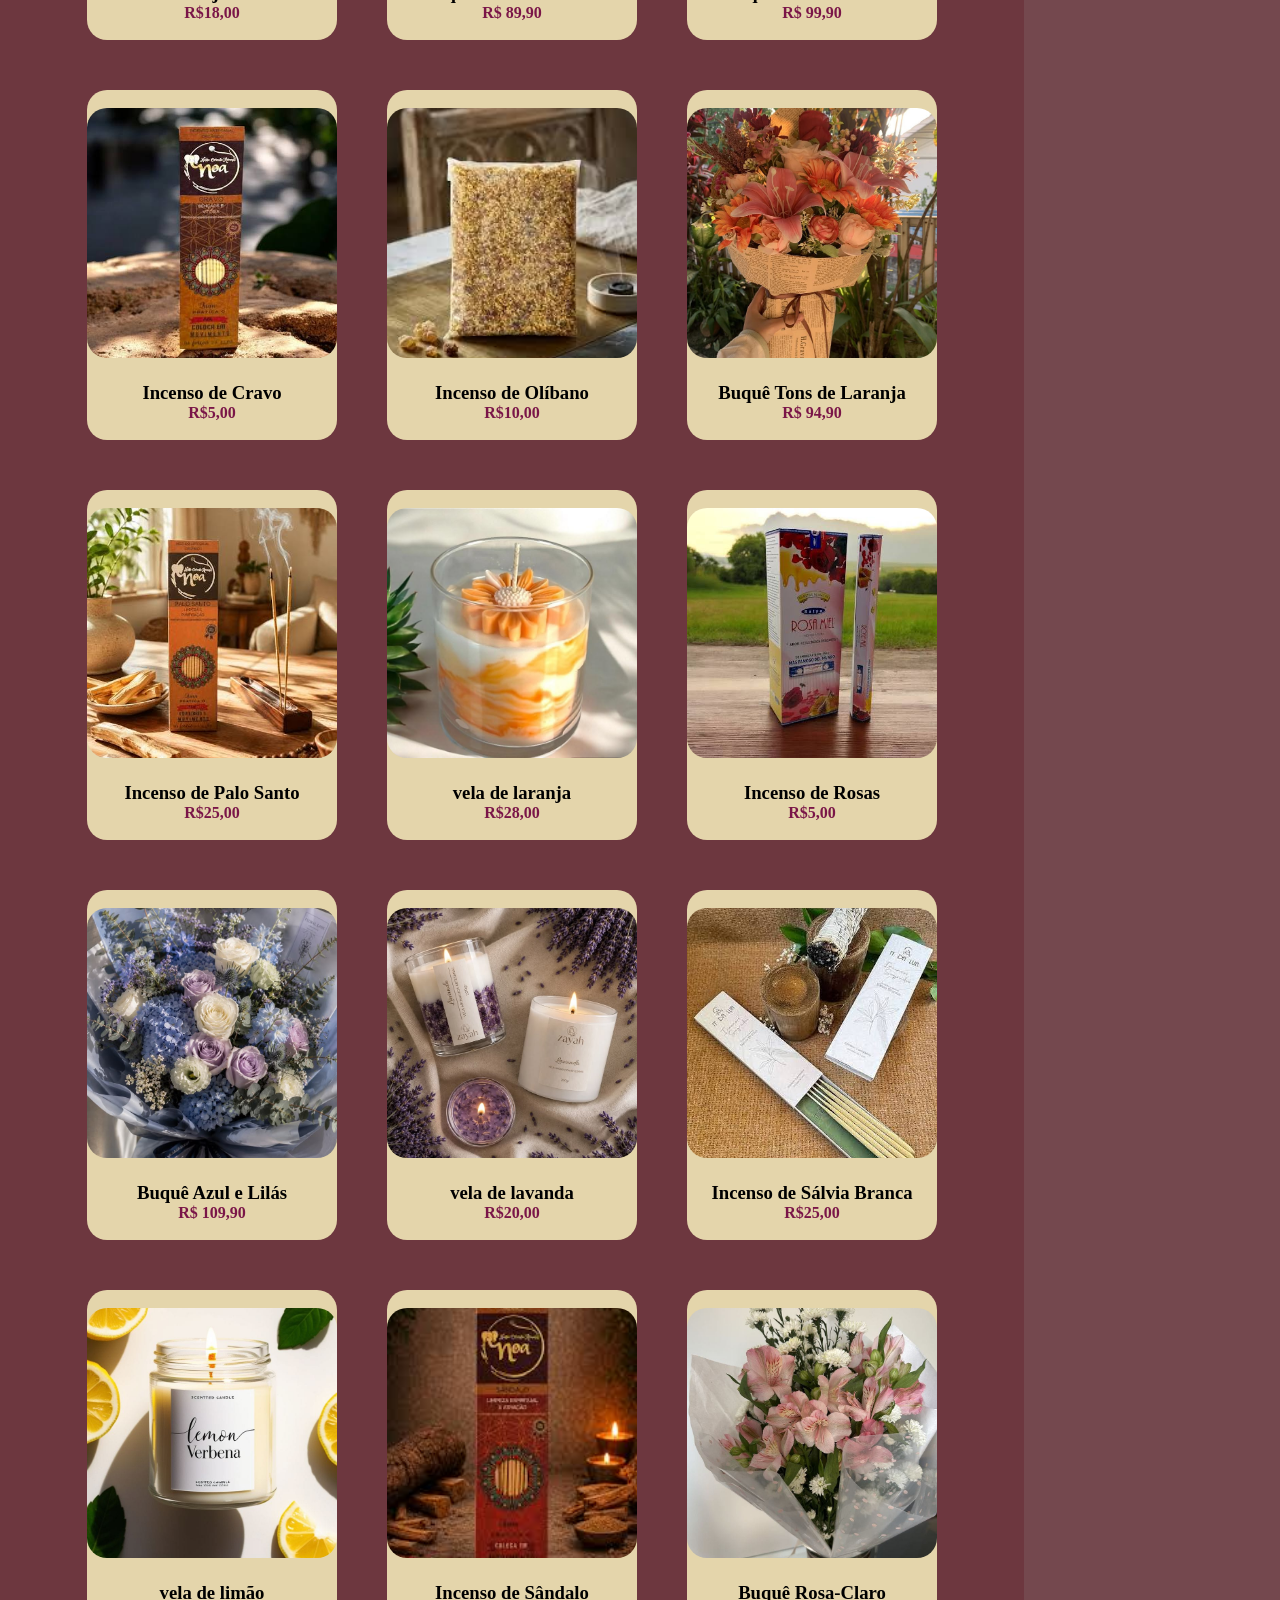
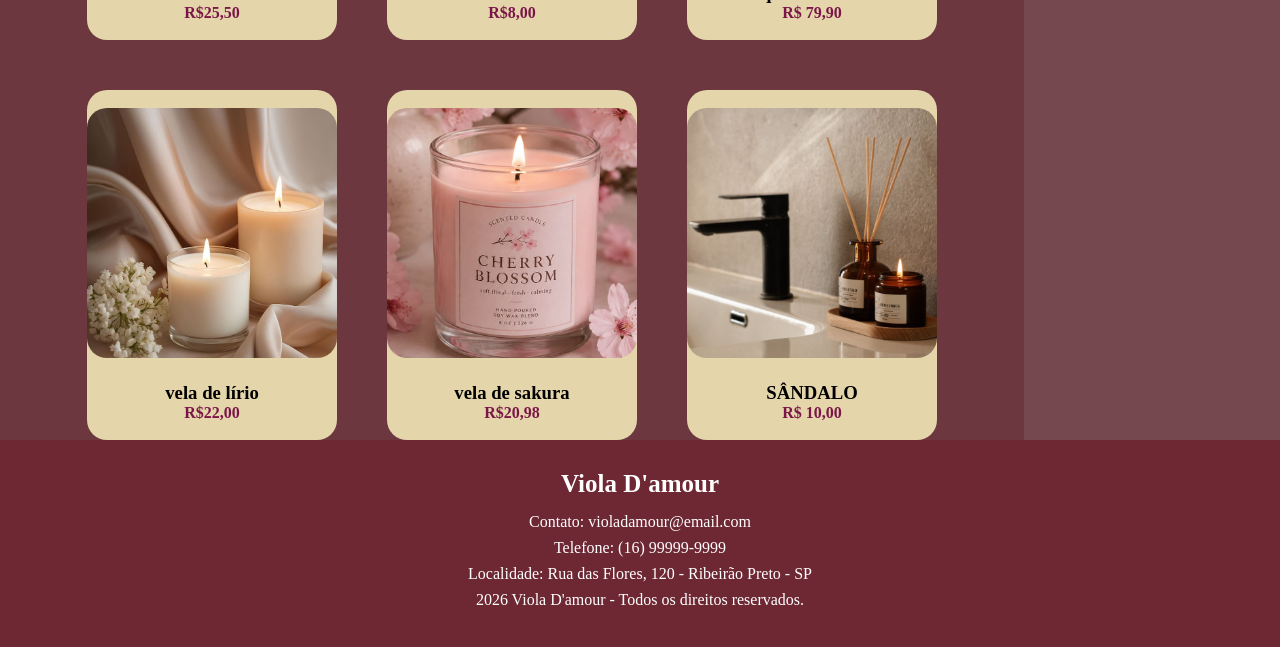
<file: todos.html>
<!DOCTYPE html>
<html lang="pt-br">

<head>
    <meta charset="UTF-8">
    <meta name="viewport" content="width=device-width, initial-scale=1.0">
    <title>Viola d'amour - incensos</title>
    <link rel="stylesheet" href="todos.css">
    <link rel="stylesheet" href="http://unpkg.com/boxicons@2.1.4/css/boxicons.min.css"> <!--ancora para o css-->
</head>

<body>
    <header class="header">

        <!-- Logo e nome à esquerda -->
        <div class="logo">
            <img src="./imagens/logo.png" alt="Logo Viola d'am our">
            <h1>Viola d’amour</h1>
        </div>

        <!-- Barra de pesquisa no centro -->
        <div class="pesquisa">
            <input type="text" placeholder="Pesquise aqui">
            <i class="bx bx-search-alt"></i>
        </div>

        <!-- Perfil à direita -->
        <div class="perfil">
            <span>perfil: <a>mariana</a></span>
            <i class="bx bx-user"></i>
        </div>
    </header>

        <div class="banner"></div>
    <main>
        
        <div class="partebaixo">

            <div class="lado-direito">
                <div class="caixa-cimad">
                    <i class="bx bx-calendar-star"></i>
                    <h4>ofetas especiais</h4>
                    <h3>Um mimo para você</h3>
                    <p>Descubra nossas ofertas e econtre algo especial para você ou para presentear</p>
                    <a href="promoção.html"><button> VER PROMOÇÕES</button></a>
                    <i class="bx bx-right-arrow-alt" id="seta"></i>
                </div>

                <div class="caixa-baixod">
                    <i class="bx bx-calendar-star"></i>
                    <h4>feito para você</h4>
                    <h3>Do seu jeito, com carrinho.</h3>
                    <p>Crie um presente personalizado com a delicadeza e a essência da Viola D'Amour</p>
                    <a href="encomendar.html"><button> ENCOMENDAR</button></a>
                    <i class="bx bx-right-arrow-alt" id="seta"></i>
                        
                </div>
            </div>

            <div class="lado-esquedo">
                <div class="meio">

                    <a id="ativo"><p>todos</p></a>
                    <a href="flores.html"><p>flores</p></a>
                    <a href="incensos.html"><p>incensos</p></a>
                    <a href="velas.html"><p >velas</p></a>
                    <a href="aroma.html"><p>aromas</p></a>
                </div>

                <!--onde apareceram os produtos-->
                <div class="baixo">

                    <!--card dos produtos-->
                    <div class="produtos">
                        <article>
                            <img src="./produtos do site/inc. de alecrim.jpg" class="produto">
                            <h3>Incenso de Alecrim</h3>
                            <p class="preco">R$5,00</p>
                        </article>
                    </div>

                    <div class="produtos">
                        <article>
                            <img src="./imagens/img_aromas/WhatsApp Image 2026-10-14 at 10.09.57.jpeg"
                                alt="Aroma de jasmin"
                                class="produto">
                            <h3>JASMIN</h3>
                            <p class="preco">R$ 10,00</p>
                        </article>
                    </div>

                    <div class="produtos">
                        <article>
                            <img src="./produtos do site/vela amadeirada.jpeg" class="produto">
                            <h3>vela amadeirada</h3>
                            <p class="preco">R$22,50</p>
                        </article>
                    </div>

                    <div class="produtos">
                        <article>
                            <img src="./produtos do site/inc. de Arruda.jpg" class="produto">
                            <h3>Incenso de Arruda</h3>
                            <p class="preco">R$7,00</p>
                        </article>
                    </div>

                    <div class="produtos">
                        <article>
                            <img src="./imagens/img_aromas/WhatsApp Image 2026-10-14 at 10.19.52.jpeg"
                                alt="Aroma de laranja-doce"
                                class="produto">
                            <h3>LARANJA-DOCE</h3>
                            <p class="preco">R$ 10,00</p>
                        </article>
                    </div>

                    <div class="produtos">
                        <article>
                            <img src="./imagens/img_flores/WhatsApp Image 2026-10-14 at 10.09.47 (1).jpeg" class="produto">
                            <h3>Buquê Vinho e Bordô</h3>
                            <p class="preco">R$ 89,90</p>
                        </article>
                    </div>

                    <div class="produtos">
                        <article>
                            <img src="./imagens/img_aromas/WhatsApp Image 2026-10-14 at 10.19.53.jpeg"
                                alt="Aroma de patchouli"
                                class="produto">
                            <h3>PATCHOULI</h3>
                            <p class="preco">R$ 15,00</p>
                        </article>
                    </div>

                    <div class="produtos">
                        <article>
                            <img src="./produtos do site/inc. de Camomila.jpg" class="produto">
                            <h3>Incenso de Camomila</h3>
                            <p class="preco">R$7,00</p>
                        </article>
                    </div>

                    <div class="produtos">
                        <article>
                            <img src="./imagens/img_aromas/WhatsApp Image 2026-10-14 at 10.09.59 (3).jpeg"
                                alt="Aroma de baunilha"
                                class="produto">
                            <h3>BAUNILHA</h3>
                            <p class="preco">R$ 20,00</p>
                        </article>
                    </div>

                    <div class="produtos">
                        <article>
                            <img src="./produtos do site/vela de algodão.jpeg" class="produto">
                            <h3>vela de algodão</h3>
                            <p class="preco">R$20,00</p>
                        </article>
                    </div>

                    <div class="produtos">
                        <article>
                            <img
                                src="./imagens/img_aromas/WhatsApp Image 2026-10-14 at 10.09.59.jpeg"
                                alt="Aroma de ylang-ylang"
                                class="produto">
                            <h3>YLANG-YLANG</h3>
                            <p class="preco">R$ 10,00</p>
                        </article>
                    </div>

                    <div class="produtos">
                        <article>
                            <img src="./imagens/img_flores/WhatsApp Image 2026-10-14 at 10.09.47.jpeg" class="produto">
                            <h3>Buquê Rosa e Vinho</h3>
                            <p class="preco">R$ 94,90</p>
                        </article>
                    </div>

                    <div class="produtos">
                        <article>
                            <img src="./imagens/img_aromas/WhatsApp Image 2026-10-14 at 10.09.57.jpeg"
                                alt="Aroma de rosas"
                                class="produto">
                            <h3>ROSAS</h3>
                            <p class="preco">R$ 10,00</p>
                        </article>
                    </div>

                    <div class="produtos">
                        <article>
                            <img src="./produtos do site/inc. de canela.jpg" class="produto">
                            <h3>Incenso de Canela</h3>
                            <p class="preco">R$5,00</p>
                        </article>
                    </div>

                    <div class="produtos">
                        <article>
                            <img src="./imagens/img_aromas/WhatsApp Image 2026-10-14 at 10.19.52 (1).jpeg"
                                alt="Aroma de eucalipto"
                                class="produto">
                            <h3>EUCALIPTO</h3>
                            <p class="preco">R$ 10,00</p>
                        </article>
                    </div>

                    <div class="produtos">
                        <article>
                            <img src="./produtos do site/vela de baunilha.jpeg" class="produto">
                            <h3>vela de baunilha</h3>
                            <p class="preco">R$23,50</p>
                        </article>
                    </div>

                    <div class="produtos">
                        <article>
                            <img src="./imagens/img_flores/WhatsApp Image 2026-10-14 at 10.09.49.jpeg" class="produto">
                            <h3>Buquê Azul</h3>
                            <p class="preco">R$ 99,90</p>
                        </article>
                    </div>

                    <div class="produtos">
                        <article>
                            <img src="./produtos do site/inc. de Capim-Santo.jpg" class="produto">
                            <h3>Incenso de Capim-Santo</h3>
                            <p class="preco">R$10,00</p>
                        </article>
                    </div>

                    <div class="produtos">
                        <article>
                            <img src="./imagens/img_aromas/WhatsApp Image 2026-10-14 at 10.09.58 (1).jpeg"
                                alt="Aroma de capim-leão"
                                class="produto">
                            <h3>CAPIM-LEÃO</h3>
                            <p class="preco">R$ 10,00</p>
                        </article>
                    </div>

                    <div class="produtos">
                        <article>
                            <img src="./produtos do site/vela de bergamota.jpeg" class="produto">
                            <h3>vela de bergamota</h3>
                            <p class="preco">R$19,99</p>
                        </article>
                    </div>

                    <div class="produtos">
                        <article>
                            <img src="./imagens/img_flores/WhatsApp Image 2026-10-14 at 10.09.50.jpeg" class="produto">
                            <h3>Buquê Branco e Rosa</h3>
                            <p class="preco">R$ 79,90</p>
                        </article>
                    </div>

                    <div class="produtos">
                        <article>
                            <img src="./imagens/img_aromas/WhatsApp Image 2026-10-14 at 10.09.58 (2).jpeg"
                                alt="Aroma de lavanda"
                                class="produto">
                            <h3>LAVANDA</h3>
                            <p class="preco">R$ 15,00</p>
                        </article>
                    </div>

                    <div class="produtos">
                        <article>
                            <img src="./imagens/img_aromas/WhatsApp Image 2026-10-14 at 10.09.58 (3).jpeg"
                                alt="Aroma de alecrim"
                                class="produto">
                            <h3>ALECRIM</h3>
                        <p class="preco">R$ 10,00</p>
                        </article>
                    </div>

                    <div class="produtos">
                        <article>
                            <img src="./produtos do site/vela de capim-limão.jpeg" class="produto">
                            <h3>vela de capim-limão</h3>
                            <p class="preco">R$15,00</p>
                        </article>
                    </div>
                    <div class="produtos">
                        <article>
                            <img src="./imagens/img_flores/WhatsApp Image 2026-10-14 at 10.09.52 (1).jpeg" class="produto">
                            <h3>Buquê Lilás e Creme</h3>
                            <p class="preco">R$ 109,90</p>
                        </article>
                    </div>

                    <div class="produtos">
                        <article>
                            <img src="./imagens/img_aromas/WhatsApp Image 2026-10-14 at 10.09.59 (1).jpeg"
                                alt="Aroma de lemongrass"
                                class="produto">
                            <h3>LEMONGRASS</h3>
                            <p class="preco">R$ 10,00</p>
                        </article>
                    </div>

                    <div class="produtos">
                        <article>
                            <img src="./imagens/img_flores/WhatsApp Image 2026-10-14 at 10.09.52.jpeg" class="produto">
                            <h3>Buquê Colorido</h3>
                            <p class="preco">R$ 119,90</p>
                        </article>
                    </div>

                    <div class="produtos">
                        <article>
                            <img src="./produtos do site/vela de framboesa.jpeg" class="produto">
                            <h3>vela de framboesa</h3>
                            <p class="preco">R$25,50</p>
                        </article>
                    </div>

                    <div class="produtos">
                        <article>
                            <img src="./produtos do site/inc. de Citronela.jpg" class="produto">
                            <h3>Incenso de Citronela</h3>
                            <p class="preco">R$7,00</p>
                        </article>
                    </div>

                    <div class="produtos">
                        <article>
                            <img src="./imagens/img_flores/WhatsApp Image 2026-10-14 at 10.09.53.jpeg" class="produto">
                            <h3>Buquê Rosa e Branco</h3>
                            <p class="preco">R$ 84,90</p>
                        </article>
                    </div>

                    <div class="produtos">
                        <article>
                            <img src="./produtos do site/vela de jasmim.jpeg" class="produto">
                            <h3>vela de jasmim</h3>
                            <p class="preco">R$18,00</p>
                        </article>
                    </div>

                    <div class="produtos">
                        <article>
                            <img src="./imagens/img_flores/WhatsApp Image 2026-10-14 at 10.09.54 (1).jpeg" class="produto">
                            <h3>Buquê Amarelo e Azul</h3>
                            <p class="preco">R$ 89,90</p>
                        </article>
                    </div>

                    <div class="produtos">
                        <article>
                            <img src="./imagens/img_flores/WhatsApp Image 2026-10-14 at 10.09.54 (2).jpeg" class="produto">
                            <h3>Buquê de Rosas Azuis</h3>
                            <p class="preco">R$ 99,90</p>
                        </article>
                    </div>

                    <div class="produtos">
                        <article>
                            <img src="./produtos do site/inc. de Cravo.jpg" class="produto">
                            <h3>Incenso de Cravo</h3>
                            <p class="preco">R$5,00</p>
                        </article>
                    </div>

                    <div class="produtos">
                        <article>
                            <img src="./produtos do site/inc. de Olíbano.jpg" class="produto">
                            <h3>Incenso de Olíbano</h3>
                            <p class="preco">R$10,00</p>
                        </article>
                    </div>

                    <div class="produtos">
                        <article>
                            <img   src="./imagens/img_flores/WhatsApp Image 2026-10-14 at 10.09.54.jpeg" class="produto">
                            <h3>Buquê Tons de Laranja</h3>
                            <p class="preco">R$ 94,90</p>
                        </article>
                    </div>

                    <div class="produtos">
                        <article>
                            <img src="./produtos do site/inc. de Palo Santo.jpg" class="produto">
                            <h3>Incenso de Palo Santo</h3>
                            <p class="preco">R$25,00</p>
                        </article>
                    </div>

                    <div class="produtos">
                        <article>
                            <img src="./produtos do site/vela de laranja.jpeg" class="produto">
                            <h3>vela de laranja</h3>
                            <p class="preco">R$28,00</p>
                        </article>
                    </div>

                    <div class="produtos">
                        <article>
                            <img src="./produtos do site/inc. de rosas.jpg" class="produto">
                            <h3>Incenso de Rosas</h3>
                            <p class="preco">R$5,00</p>
                        </article>
                    </div>

                    <div class="produtos">
                        <article>
                            <img src="./imagens/img_flores/WhatsApp Image 2026-10-14 at 10.09.55 (1).jpeg" class="produto">
                            <h3>Buquê Azul e Lilás</h3>
                            <p class="preco">R$ 109,90</p>
                        </article>
                    </div>

                    <div class="produtos">
                        <article>
                            <img src="./produtos do site/vela de lavanda.jpeg" class="produto">
                            <h3>vela de lavanda</h3>
                            <p class="preco">R$20,00</p>
                        </article>
                    </div>

                    <div class="produtos">
                        <article>
                            <img src="./produtos do site/inc. de Sálvia Branca.jpg" class="produto">
                            <h3>Incenso de Sálvia Branca</h3>
                            <p class="preco">R$25,00</p>
                        </article>
                    </div>

                    <div class="produtos">
                        <article>
                            <img src="./produtos do site/vela de limão.jpeg" class="produto">
                            <h3>vela de limão</h3>
                            <p class="preco">R$25,50</p>
                        </article>
                    </div>

                    <div class="produtos">
                        <article>
                            <img src="./produtos do site/inc. de Sândalo.jpg" class="produto">
                            <h3>Incenso de Sândalo</h3>
                            <p class="preco">R$8,00</p>
                        </article>
                    </div>

                    <div class="produtos">
                        <article>
                            <img src="./imagens/img_flores/WhatsApp Image 2026-10-14 at 10.09.55 (2).jpeg" class="produto">
                            <h3>Buquê Rosa-Claro</h3>
                            <p class="preco">R$ 79,90</p>
                        </article>
                    </div>

                    <div class="produtos">
                        <article>
                            <img src="./produtos do site/vela de lírio do vale.jpeg" class="produto">
                            <h3>vela de lírio</h3>
                            <p class="preco">R$22,00</p>
                        </article>
                    </div>

                    <div class="produtos">
                        <article>
                            <img src="./produtos do site/vela de sakura.jpeg" class="produto">
                            <h3>vela de sakura</h3>
                            <p class="preco">R$20,98</p>
                        </article>
                    </div>

                    <div class="produtos">
                        <article>
                            <img src="./imagens/img_aromas/WhatsApp Image 2026-10-14 at 10.09.59 (2).jpeg"
                                alt="Aroma de sândalo"
                                class="produto">
                            <h3>SÂNDALO</h3>
                            <p class="preco">R$ 10,00</p>
                        </article>

                    </div>
                </div>
                
            </div>     
        </div>
    </main>

   <footer>

        <h3>Viola D'amour</h3>

        <p>Contato: violadamour@email.com</p>

        <p>Telefone: (16) 99999-9999</p>

        <p>Localidade: Rua das Flores, 120 - Ribeirão Preto - SP</p>

        <p> 2026 Viola D'amour - Todos os direitos reservados.</p>

    </footer>


</body>

</html>
</file>
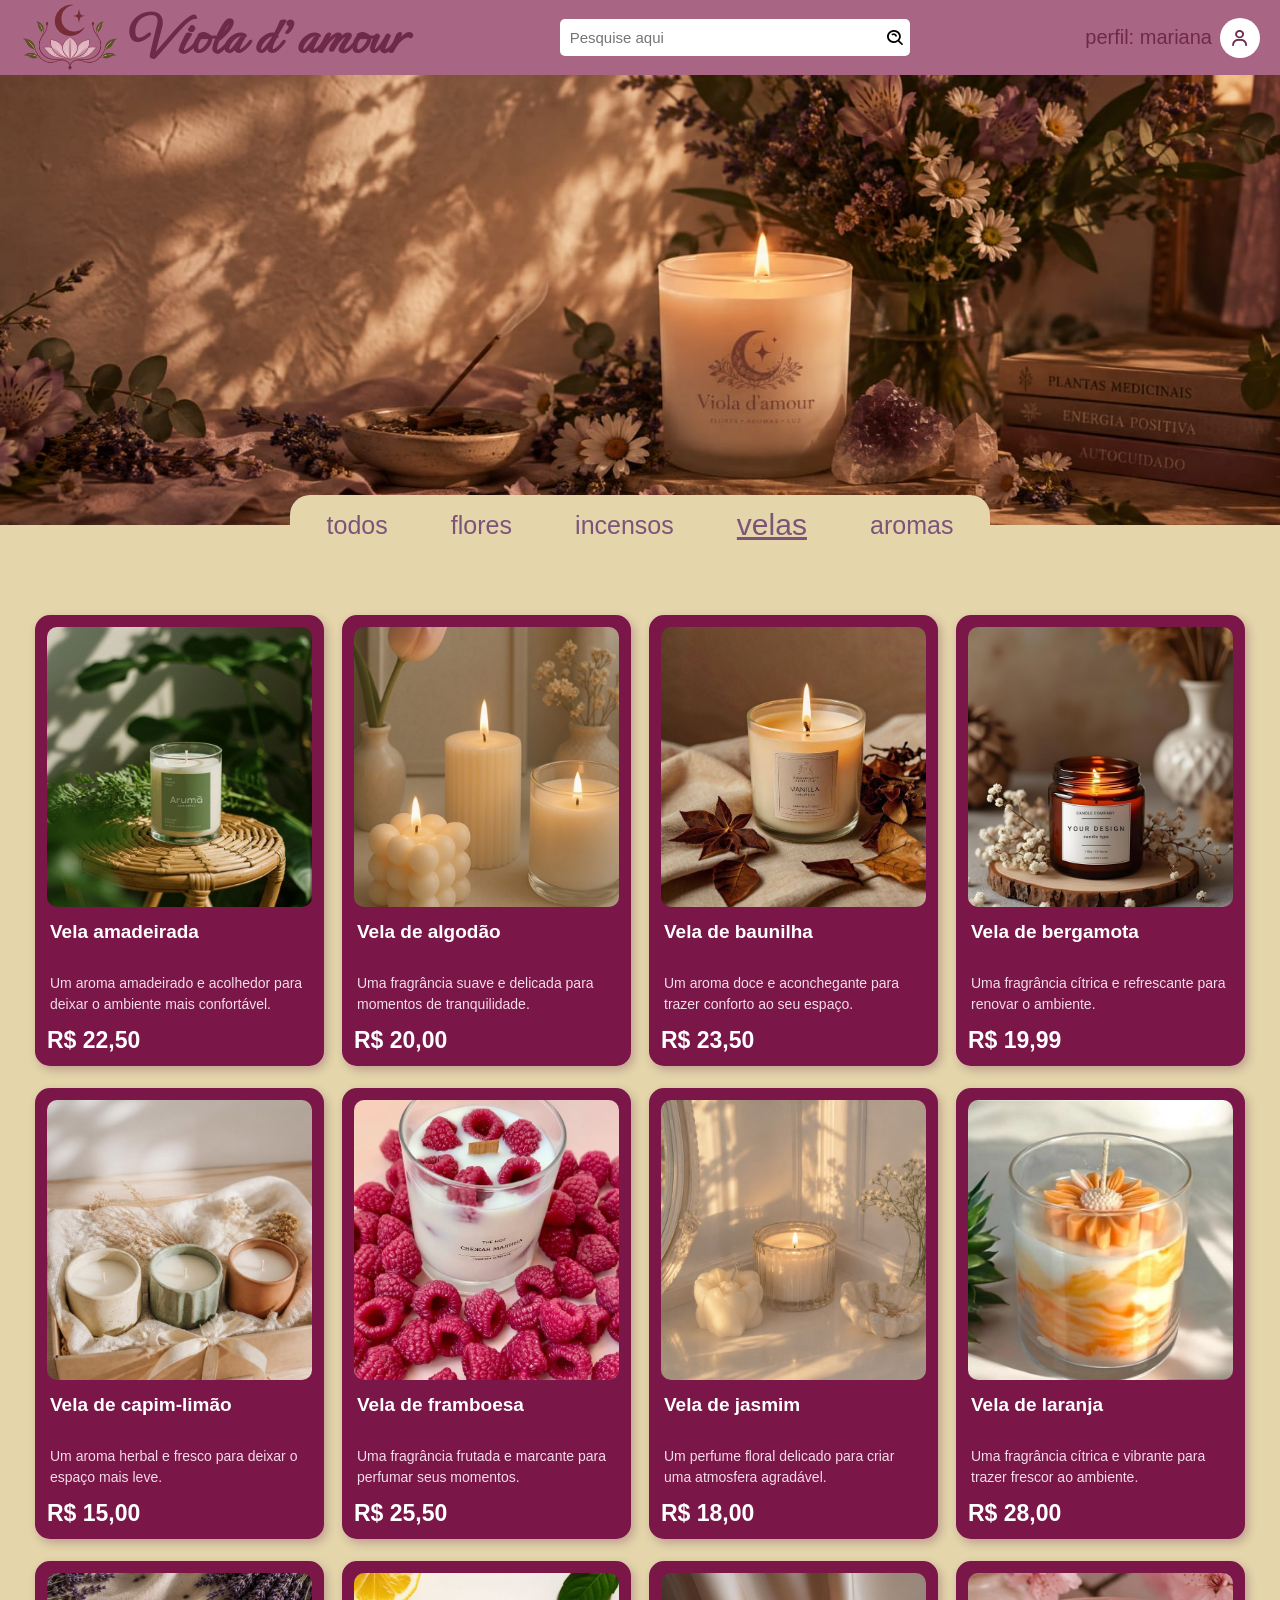
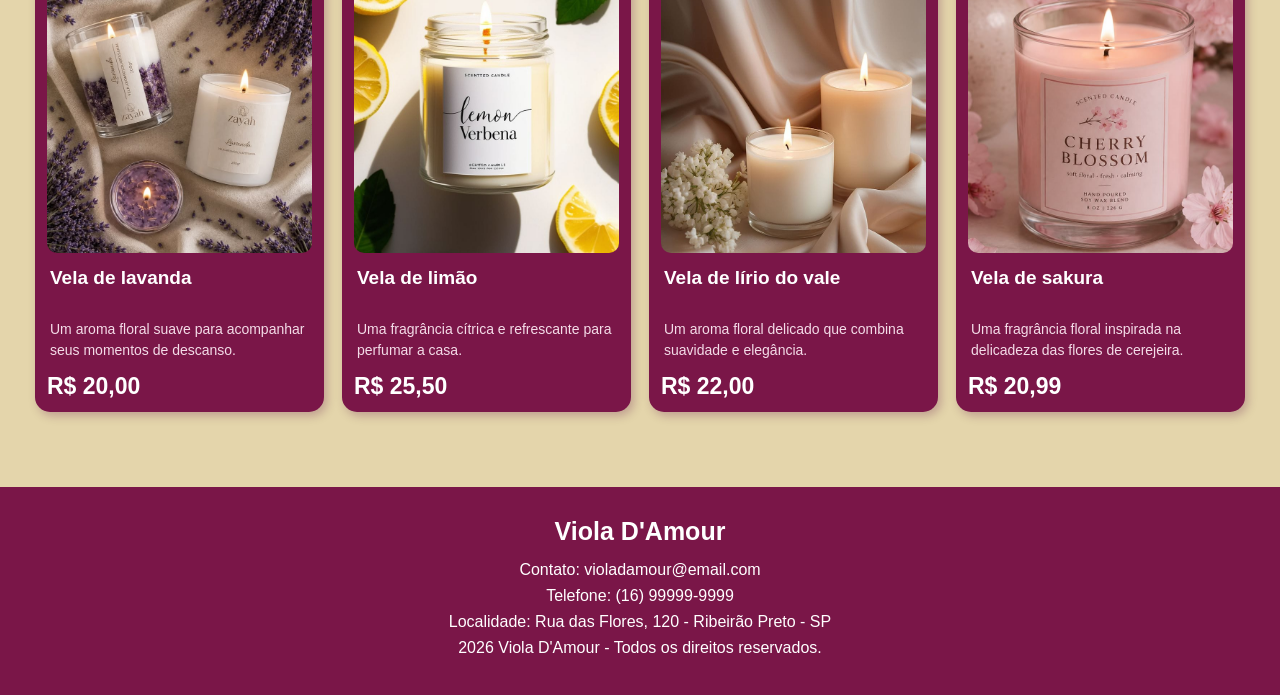
<file: velas.html>
<!DOCTYPE html>
<html lang="pt-br">

<head>
    <meta charset="UTF-8">
    <meta name="viewport" content="width=device-width, initial-scale=1.0">

    <title>Viola D'Amour - Velas</title>

    <link rel="stylesheet" href="velas.css">
    <link rel="stylesheet" href="https://unpkg.com/boxicons@2.1.4/css/boxicons.min.css">
</head>

<body>

    <!-- CABEÇALHO -->
    <header>
        <div class="logo">
            <img src="./imagens/logo.png" alt="Logo Viola D'Amour" id="logo">
            <h1>Viola d’amour</h1>
        </div>

        <!-- PESQUISA -->
        <div class="pesquisa">
            <input type="text" placeholder="Pesquise aqui" aria-label="Pesquisar produtos">
            <i class="bx bx-search-alt"></i>
        </div>

        <!-- PERFIL -->
        <div class="perfil">
            <span>perfil: <a href="#">mariana</a></span>
            <i class="bx bx-user"></i>
        </div>
    </header>

    <!-- BANNER -->
    <div class="banner"></div>

    <!-- CONTEÚDO PRINCIPAL -->
    <main>

        <!-- MENU DE CATEGORIAS -->
        <nav class="meio">
            <a href="todos.html"><p>todos</p></a>
            <a href="./flores.html"><p>flores</p></a>
            <a href="./incensos.html"><p>incensos</p></a>
            <p id="ativo">velas</p>
            <a href="./aroma.html"><p>aromas</p></a>
        </nav>

        <!-- PRODUTOS -->
        <section class="produtos-section">

            <div class="container">

                <article class="velas">
                    <img src="./produtos do site/vela amadeirada.jpeg" alt="Vela amadeirada">
                    <h3>Vela amadeirada</h3>
                    <p class="descricao">Um aroma amadeirado e acolhedor para deixar o ambiente mais confortável.</p>
                    <p class="preco">R$ 22,50</p>
                </article>

                <article class="velas">
                    <img src="./produtos do site/vela de algodão.jpeg" alt="Vela de algodão">
                    <h3>Vela de algodão</h3>
                    <p class="descricao">Uma fragrância suave e delicada para momentos de tranquilidade.</p>
                    <p class="preco">R$ 20,00</p>
                </article>

                <article class="velas">
                    <img src="./produtos do site/vela de baunilha.jpeg" alt="Vela de baunilha">
                    <h3>Vela de baunilha</h3>
                    <p class="descricao">Um aroma doce e aconchegante para trazer conforto ao seu espaço.</p>
                    <p class="preco">R$ 23,50</p>
                </article>

                <article class="velas">
                    <img src="./produtos do site/vela de bergamota.jpeg" alt="Vela de bergamota">
                    <h3>Vela de bergamota</h3>
                    <p class="descricao">Uma fragrância cítrica e refrescante para renovar o ambiente.</p>
                    <p class="preco">R$ 19,99</p>
                </article>

                <article class="velas">
                    <img src="./produtos do site/vela de capim-limão.jpeg" alt="Vela de capim-limão">
                    <h3>Vela de capim-limão</h3>
                    <p class="descricao">Um aroma herbal e fresco para deixar o espaço mais leve.</p>
                    <p class="preco">R$ 15,00</p>
                </article>

                <article class="velas">
                    <img src="./produtos do site/vela de framboesa.jpeg" alt="Vela de framboesa">
                    <h3>Vela de framboesa</h3>
                    <p class="descricao">Uma fragrância frutada e marcante para perfumar seus momentos.</p>
                    <p class="preco">R$ 25,50</p>
                </article>

                <article class="velas">
                    <img src="./produtos do site/vela de jasmim.jpeg" alt="Vela de jasmim">
                    <h3>Vela de jasmim</h3>
                    <p class="descricao">Um perfume floral delicado para criar uma atmosfera agradável.</p>
                    <p class="preco">R$ 18,00</p>
                </article>

                <article class="velas">
                    <img src="./produtos do site/vela de laranja.jpeg" alt="Vela de laranja">
                    <h3>Vela de laranja</h3>
                    <p class="descricao">Uma fragrância cítrica e vibrante para trazer frescor ao ambiente.</p>
                    <p class="preco">R$ 28,00</p>
                </article>

                <article class="velas">
                    <img src="./produtos do site/vela de lavanda.jpeg" alt="Vela de lavanda">
                    <h3>Vela de lavanda</h3>
                    <p class="descricao">Um aroma floral suave para acompanhar seus momentos de descanso.</p>
                    <p class="preco">R$ 20,00</p>
                </article>

                <article class="velas">
                    <img src="./produtos do site/vela de limão.jpeg" alt="Vela de limão">
                    <h3>Vela de limão</h3>
                    <p class="descricao">Uma fragrância cítrica e refrescante para perfumar a casa.</p>
                    <p class="preco">R$ 25,50</p>
                </article>

                <article class="velas">
                    <img src="./produtos do site/vela de lírio do vale.jpeg" alt="Vela de lírio do vale">
                    <h3>Vela de lírio do vale</h3>
                    <p class="descricao">Um aroma floral delicado que combina suavidade e elegância.</p>
                    <p class="preco">R$ 22,00</p>
                </article>

                <article class="velas">
                    <img src="./produtos do site/vela de sakura.jpeg" alt="Vela de sakura">
                    <h3>Vela de sakura</h3>
                    <p class="descricao">Uma fragrância floral inspirada na delicadeza das flores de cerejeira.</p>
                    <p class="preco">R$ 20,99</p>
                </article>

            </div>
        </section>

    </main>

    <!-- RODAPÉ -->
    <footer>
        <h3>Viola D'Amour</h3>

        <p>Contato: violadamour@email.com</p>
        <p>Telefone: (16) 99999-9999</p>
        <p>Localidade: Rua das Flores, 120 - Ribeirão Preto - SP</p>
        <p>2026 Viola D'Amour - Todos os direitos reservados.</p>
    </footer>

</body>
</html>
</file>
<file: style.css>
@import url('https://fonts.googleapis.com/css2?family=Ephesis&display=swap');

* {
    margin: 0;
    padding: 0;
    box-sizing: border-box;
}

/* CONFIGURAÇÃO GERAL */

html {
    scroll-behavior: smooth;
}

body {
    background-color: rgb(228, 213, 171);
    padding-top: 75px;
    font-family: Arial, sans-serif;
}

/* CABEÇALHO FIXO */

header {
    display: flex;
    align-items: center;
    background-color: rgb(168, 101, 132);

    position: fixed;
    top: 0;
    left: 0;
    width: 100%;
    height: 75px;

    z-index: 1000;
}

#logo {
    width: 100px;
    height: 70px;
    object-fit: contain;
}

h1 {
    font-family: "Ephesis", cursive;
    font-weight: 600;
    font-style: normal;
    font-size: 60px;
    color: rgb(110, 42, 75);
}

/* BANNER */

.banner {
     background-image: url("./imagens/WhatsApp Image 2026-10-06 at 19.47.23.jpeg");

    height: 400px;
    width: 100%;

    background-size: cover;
    background-position: center;
    background-repeat: no-repeat;

    position: sticky;
    top: 75px;
}

.pesquisa {
    flex: 1;
    display: flex;
    justify-content: center;
    padding: 0 30px;
}

.pesquisa input {
    width: 350px;
    padding: 10px;
    border: none;
    border-radius: 5px;
}

/* Perfil */
.perfil {
    display: flex;
    align-items: center;
    gap: 8px;
    white-space: nowrap;
    font-size: 20px;
}

.perfil a:hover{
    cursor: pointer;
    text-decoration: underline;
}

.perfil i {
    width: 40px;
    height: 40px;
    object-fit: contain;
    border-radius: 100%;
    background-color: white;
    cursor: pointer;

    padding-top: 10px;
    padding-left: 10px;
}


/* CONTEÚDO PRINCIPAL POR CIMA DO BANNER */

main {
    position: relative;
}

main section:not(:first-child) {
    position: relative;
    z-index: 2;
    background-color: rgb(228, 213, 171);
}

/* CONTAINER DE CONTATO */

.containercontato {
    display: flex;
    width: 100%;
    margin-top: 0;

    flex-direction: row;
    justify-content: center;
    gap: 10px;
    flex-wrap: wrap;

    position: relative;
    z-index: 3;
}

.contato {
    background-color: rgb(110, 42, 75);

    width: 80%;
    min-height: 180px;
    max-width: 1000px;

    margin: -30px auto 30px;
    padding: 20px;

    border-radius: 20px;
    position: relative;
    text-align: center;
}

.contato h2 {
    font-size: 30px;
    height: auto;
    padding: 0;
    margin-bottom: 10px;
    color: #ffffff;
}

.contato p {
    color: #ffffff;
    margin-bottom: 15px;
}

/* CAMPO DE TELEFONE */

.contato input {
    width: 100%;
    padding: 12px;
    margin-bottom: 15px;

    border: 1px solid #cccccc;
    border-radius: 8px;
}

/* BOTÃO DE CONTATO */

.contato button {
    background-color: rgb(168, 101, 132);
    color: #ffffff;

    padding: 12px 25px;

    border: none;
    border-radius: 8px;
    cursor: pointer;

    transition: 0.3s;
}

.contato button:hover {
    background-color: #8e0447;
}

/* LINKS */

a {
    text-decoration: none;
    color: whitesmoke;
}

/* TÍTULOS */

h2 {
    font-size: xx-large;
    text-align: center;
    padding-top: 25px;
    color: #b14d7f;
}

/* FRASE PRINCIPAL */

.secaodiv {
    padding: 25px 15px;
    text-align: center;
}

.secaodiv h2 {
    height: auto;
    padding: 20px 0;
}

/* CAIXAS DE NAVEGAÇÃO */

.container {
    margin-top: 50px;
    min-height: 625px;

    display: flex;
    flex-direction: row;
    justify-content: center;
    align-items: flex-start;

    gap: 2%;
    flex-wrap: wrap;

    padding: 20px;
}

.explore {
    display: flex;

    width: 200px;
    height: 300px;

    background-color: #7a1648;
    border-radius: 15px;

    justify-content: center;
    align-items: center;

    box-shadow: 5px 5px 10px rgba(82, 2, 62, 0.622);

    transform: scale(1);
    transition: 0.3s;
}

.explore:hover {
    transform: scale(1.05);
}

.explore a {
    color: white;
    font-size: 25px;
    text-align: center;
}

/* SOBRE A LOJA */

.sobre {
    text-align: center;
    padding: 50px;
    background-color: #f5dce5 !important;
}

.sobre h2 {
    height: auto;
    padding: 10px;
}

.sobre p {
    max-width: 700px;
    margin: 15px auto;
    font-size: 18px;
    line-height: 1.5;
}

/* RODAPÉ */

footer {
    background-color: #7a1648;
    color: white;

    text-align: center;
    padding: 30px;

    position: relative;
    z-index: 2;
}

footer h3 {
    font-size: 25px;
    margin-bottom: 15px;
}

footer p {
    margin: 8px;
}

/* RESPONSIVIDADE PARA CELULAR */

@media (max-width: 600px) {

    header {
        height: 65px;
    }

    body {
        padding-top: 65px;
    }

    #logo {
        width: 75px;
        height: 60px;
    }

    h1 {
        font-size: 45px;
    }

    .banner {
        height: 300px;
        top: 65px;
    }

    .contato {
        width: 90%;
        min-height: 180px;
        padding: 15px;
    }

    .contato h2 {
        font-size: 25px;
    }

    .container {
        min-height: auto;
        gap: 20px;
        padding: 20px 10px 40px;
    }

    .explore {
        width: 42%;
        height: 200px;
    }

    .explore a {
        font-size: 20px;
    }

    .sobre {
        padding: 30px 15px;
    }

    .sobre p {
        font-size: 16px;
    }

    footer {
        padding: 25px 15px;
        overflow-wrap: anywhere;
    }
}
</file>
<file: aromas.css>
@import url('https://fonts.googleapis.com/css2?family=Ephesis&display=swap');

/* CONFIGURAÇÃO GERAL */

* {
    margin: 0;
    padding: 0;
    box-sizing: border-box;
}

html {
    scroll-behavior: smooth;
}

body {
    background-color: rgb(228, 213, 171);
    padding-top: 75px;
    font-family: Arial, sans-serif;
    overflow-x: hidden;
}

/* CABEÇALHO */

header {
    display: flex;
    align-items: center;
    gap: 10px;

    background-color: rgb(168, 101, 132);

    position: fixed;
    top: 0;
    left: 0;

    width: 100%;
    height: 75px;
    padding: 0 20px;

    z-index: 1000;
}

/* LOGO */

.logo {
    display: flex;
    align-items: center;
    gap: 10px;
    flex-shrink: 0;
}

.logo a {
    display: flex;
    align-items: center;
}

#logo {
    width: 100px;
    height: 70px;
    object-fit: contain;
    flex-shrink: 0;
}

.logo h1 {
    font-family: "Ephesis", cursive;
    font-weight: 600;
    font-size: 60px;
    color: rgb(110, 42, 75);
    white-space: nowrap;
}

/* PESQUISA */

.pesquisa {
    flex: 1;
    display: flex;
    align-items: center;
    justify-content: center;

    padding: 0 30px;
    min-width: 0;
}

.pesquisa input {
    width: 350px;
    max-width: 100%;
    padding: 10px;

    border: none;
    border-radius: 5px;

    font-size: 15px;
    outline-color: #7a1648;
}

.pesquisa i {
    position: relative;
    right: 25px;
    font-size: 20px;
    flex-shrink: 0;
}

/* PERFIL */

.perfil {
    display: flex;
    align-items: center;
    gap: 8px;

    white-space: nowrap;
    font-size: 20px;
    color: rgb(110, 42, 75);
}

.perfil a {
    color: inherit;
    text-decoration: none;
    cursor: pointer;
}

.perfil a:hover {
    text-decoration: underline;
}

.perfil i {
    display: flex;
    align-items: center;
    justify-content: center;

    width: 40px;
    height: 40px;

    border-radius: 50%;
    background-color: white;
    padding: 10px;
    font-size: 20px;
}

/* BANNER */

.banner {
    background-image: url("./imagens/banner_vela.jpeg");

    width: 100%;
    height: 450px;

    background-size: cover;
    background-position: center;
    background-repeat: no-repeat;

    position: fixed;
    top: 75px;
    left: 0;

    z-index: -1;
}

/* CONTEÚDO PRINCIPAL */

main {
    background-color: rgb(228, 157, 198);
    margin-top: 450px;
    min-height: 500px;

    position: relative;
    z-index: 1;

    padding-bottom: 35px;
}

/* MENU DE CATEGORIAS */

.meio {
    
    display: flex;
    justify-content: space-around;
    align-items: center;
    gap: 30px;

    background-color: rgb(228, 213, 171);
    color: rgb(124, 84, 121);

    border-radius: 20px;

    width: 700px;
    max-width: calc(100% - 40px);
    min-height: 60px;

    margin: 0 auto 20px;
    padding: 10px 20px;

    font-size: 25px;

    position: relative;
    top: -30px;
}

.meio a {
    text-decoration: none;
    color: rgb(124, 84, 121);
    transition: 0.2s;
}

.meio p {
    
    white-space: nowrap;
    transition: 0.2s;
}

.meio p:hover,
.meio a:hover {
    text-decoration: underline;
    cursor: pointer;
    transform: scale(1.08);
}

#ativo {
    text-decoration: underline;
    font-size: 30px;
}

/* SEÇÃO DOS PRODUTOS */

.produtos-section {
    width: 100%;
    padding: 0 35px 20px;
}

/* GRADE DOS AROMAS */

.container {
    display: grid;
    grid-template-columns: repeat(4, minmax(0, 1fr));

    gap: 22px 18px;

    width: 100%;
    padding: 10px 0 20px;

    justify-items: stretch;
    align-items: stretch;
}

/* CARTÕES DOS AROMAS */

.aromas {
    display: flex;
    flex-direction: column;

    width: 100%;
    min-width: 0;
    height: 100%;

    padding: 12px;

    background-color: #7a1648;
    color: white;

    border-radius: 15px;
    overflow: hidden;

    box-shadow: 3px 4px 10px rgba(82, 2, 62, 0.25);

    transition: transform 0.2s, box-shadow 0.2s;
}

.aromas:hover {
    transform: translateY(-4px);
    box-shadow: 5px 8px 15px rgba(82, 2, 62, 0.35);
}

/* IMAGENS DOS AROMAS */

.aromas img {
    display: block;

    width: 100%;
    height: 280px;

    object-fit: cover;
    object-position: center;

    border-radius: 10px;
}

/* NOMES DOS AROMAS */

.aromas h3 {

    text-align: center;
    font-size: 19px;
    line-height: 1.4;

    margin: 12px 3px 6px;
    min-height: 48px;

    color: white;
    overflow-wrap: anywhere;
}

/* DESCRIÇÕES */

.aromas .descricao {
    font-size: 14px;
    line-height: 1.5;

    color: #f4dce8;

    margin: 0 3px 12px;
}

/* PREÇOS */

.aromas .preco {

    text-align: center;
    font-size: 23px;
    font-weight: bold;

    color: #ffe3b5;

    margin-top: auto;
    padding: 12px 3px 5px;
}

/* RODAPÉ */

footer {
    background-color: #7a1648;
    color: white;
    text-align: center;

    padding: 30px;

    position: relative;
    z-index: 2;
}

footer h3 {
    font-size: 25px;
    margin-bottom: 15px;
}

footer p {
    margin: 8px;
}

/* NOTEBOOK MENOR */

@media (max-width: 1100px) {
    .container {
        grid-template-columns: repeat(3, minmax(0, 1fr));
    }

    .logo h1 {
        font-size: 48px;
    }

    .pesquisa {
        padding: 0 15px;
    }
}

/* TABLET */

@media (max-width: 800px) {
    header {
        padding: 0 10px;
        gap: 5px;
    }

    #logo {
        width: 65px;
        height: 60px;
    }

    .logo {
        gap: 5px;
    }

    .logo h1 {
        font-size: 38px;
    }

    .perfil {
        font-size: 15px;
        gap: 5px;
    }

    .perfil i {
        width: 32px;
        height: 32px;
        padding: 7px;
    }

    .pesquisa {
        padding: 0 8px;
    }

    .meio {
        gap: 18px;
        font-size: 20px;
    }

    #ativo {
        font-size: 24px;
    }

    .produtos-section {
        padding: 0 20px 20px;
    }

    .container {
        grid-template-columns: repeat(2, minmax(0, 1fr));
    }

    .aromas img {
        height: 240px;
    }
}

/* CELULAR */

@media (max-width: 550px) {
    body {
        padding-top: 120px;
    }

    header {
        height: 120px;

        flex-wrap: wrap;
        justify-content: space-between;

        padding: 5px 12px;
        gap: 0;
    }

    .logo {
        height: 60px;
    }

    #logo {
        width: 55px;
        height: 55px;
    }

    .logo h1 {
        font-size: 38px;
    }

    .perfil {
        font-size: 14px;
    }

    .perfil i {
        width: 30px;
        height: 30px;
        font-size: 17px;
        padding: 6px;
    }

    .pesquisa {
        order: 3;
        flex: 0 0 100%;
        height: 42px;
        padding: 0 5px;
    }

    .pesquisa input {
        width: 100%;
        font-size: 14px;
    }

    .banner {
        top: 120px;
        height: 300px;
    }

    main {
        margin-top: 300px;
    }

    .meio {
        width: calc(100% - 20px);
        max-width: none;

        gap: 12px;
        padding: 10px;

        font-size: 15px;
        min-height: 50px;
        border-radius: 15px;
    }

    #ativo {
        font-size: 18px;
    }

    .produtos-section {
        padding: 0 12px 15px;
    }

    .container {
        grid-template-columns: repeat(2, minmax(0, 1fr));
        gap: 14px 10px;
        padding-top: 0;
    }

    .aromas {
        padding: 8px;
        border-radius: 12px;
    }

    .aromas img {
        height: 160px;
        border-radius: 8px;
    }

    .aromas h3 {
        font-size: 16px;
        min-height: 0;
        margin: 10px 2px 6px;
    }

    .aromas .descricao {
        font-size: 12px;
        margin: 0 2px 8px;
    }

    .aromas .preco {
        font-size: 19px;
        padding: 8px 2px 4px;
    }

    footer {
        padding: 25px 12px;
        overflow-wrap: anywhere;
    }

    footer h3 {
        font-size: 23px;
    }

    footer p {
        font-size: 13px;
    }
}

/* CELULARES ESTREITOS */

@media (max-width: 360px) {
    .logo h1 {
        font-size: 31px;
    }

    .meio {
        gap: 8px;
        font-size: 13px;
    }

    #ativo {
        font-size: 15px;
    }

    .aromas img {
        height: 130px;
    }

    .aromas h3 {
        font-size: 14px;
    }

    .aromas .preco {
        font-size: 17px;
    }
}
</file>
<file: encomendar.css>
*{
    padding: 0%;
    width: 0%;
    box-sizing: border-box;
}

/*video de fundo*/
#bg-video {
    position: absolute;
    top: 0;
    left: 0;
    

    width: 100%;
    height: 100%;
    object-fit: cover;
    z-index: -2;

}

div{
    display: flex;
    z-index: 2;
    width: 600px;
    background-color: transparent;

    position: absolute;
    top: 350px;
    left: 300px;
    
}

p {
    color: white;
    font-size: 70px;
}
</file>
<file: flores.css>
@import url('https://fonts.googleapis.com/css2?family=Ephesis&display=swap');

/* CONFIGURAÇÃO GERAL */

* {
    margin: 0;
    padding: 0;
    box-sizing: border-box;
}

html {
    scroll-behavior: smooth;
}

body {
    background-color: rgb(228, 213, 171);
    padding-top: 75px;
    font-family: Arial, sans-serif;
    overflow-x: hidden;
}

/* CABEÇALHO FIXO */

header {
    display: flex;
    align-items: center;
    gap: 10px;
    background-color: rgb(168, 101, 132);
    position: fixed;
    top: 0;
    left: 0;
    width: 100%;
    height: 75px;
    padding: 0 20px;
    z-index: 1000;
}

#logo {
    width: 100px;
    height: 70px;
    object-fit: contain;
    flex-shrink: 0;
}

/* NOME DA LOJA */

h1 {
    font-family: "Ephesis", cursive;
    font-weight: 600;
    font-style: normal;
    font-size: 60px;
    color: rgb(110, 42, 75);
    white-space: nowrap;
}

/* BARRA DE PESQUISA */

.pesquisa {
    flex: 1;
    display: flex;
    justify-content: center;
    padding: 0 30px;
}

.pesquisa input {
    width: 350px;
    padding: 10px;
    border: none;
    border-radius: 5px;
    font-size: 15px;
    outline-color: #7a1648;
}

/* PERFIL */

.perfil {
    display: flex;
    align-items: center;
    gap: 8px;
    white-space: nowrap;
    font-size: 20px;
    color: rgb(110, 42, 75);
}

.perfil a {
    cursor: pointer;
}

.perfil a:hover {
    text-decoration: underline;
}

.perfil i {
    width: 40px;
    height: 40px;
    border-radius: 50%;
    background-color: white;
    cursor: pointer;
    padding: 10px;
    font-size: 20px;
}

/* BANNER */

.banner {
    background-image: url("./imagens/banner_vela.jpeg");
    width: 100%;
    height: 450px;
    background-size: cover;
    background-position: center;
    background-repeat: no-repeat;
    position: fixed;
    top: 75px;
    left: 0;
    z-index: -1;
}

/* CONTEÚDO PRINCIPAL */

main {
    background-color: rgb(228, 157, 198);
    margin-top: 450px;
    min-height: 500px;
    position: relative;
    z-index: 1;
    padding-bottom: 35px;
}

/* MENU DE CATEGORIAS */

.meio {
    display: flex;
    justify-content: space-around;
    align-items: center;
    gap: 30px;
    background-color: rgb(228, 213, 171);
    color: rgb(124, 84, 121);
    border-radius: 20px;
    width: 700px;
    height: 60px;
    margin: 0 auto 20px;
    padding: 10px 20px;
    font-size: 25px;
    position: relative;
    top: -30px;
}

.meio a {
    text-decoration: none;
    color: rgb(124, 84, 121);
    transition: 0.2s;
}

.meio p {
    transition: 0.2s;
}

.meio p:hover,
.meio a:hover {
    text-decoration: underline;
    cursor: pointer;
    transform: scale(1.08);
}

#ativo {
    text-decoration: underline;
    font-size: 30px;
}

/* SEÇÕES DOS PRODUTOS */

.produtos-section {
    width: 100%;
    padding: 0 35px 20px;
}

/* GRADE DE PRODUTOS */

.container {
    display: grid;
    grid-template-columns: repeat(4, minmax(0, 1fr));
    gap: 22px 18px;
    width: 100%;
    padding: 10px 0 20px;
    justify-items: stretch;
    align-items: stretch;
}

/* CARD COMPLETO DO BUQUÊ */

.flores {
    display: flex;
    flex-direction: column;
    width: 100%;
    min-width: 0;
    height: 100%;
    padding: 12px;
    background-color: #7a1648;
    color: white;
    border-radius: 15px;
    overflow: hidden;
    box-shadow: 3px 4px 10px rgba(82, 2, 62, 0.25);
    transition: transform 0.2s, box-shadow 0.2s;
}

.flores:hover {
    transform: translateY(-4px);
    box-shadow: 5px 8px 15px rgba(82, 2, 62, 0.35);
}

/* IMAGENS DOS BUQUÊS */

.flores img {
    display: block;
    width: 100%;
    height: 280px;
    object-fit: cover;
    object-position: center;
    border-radius: 10px;
}

/* NOME DO PRODUTO */

.flores h3 {
    font-size: 19px;
    line-height: 1.4;
    margin: 12px 3px 6px;
    min-height: 48px;
    color: white;
}

/* DESCRIÇÃO DO PRODUTO */

.flores .descricao {
    font-size: 14px;
    line-height: 1.5;
    color: #f4dce8;
    margin: 0 3px 12px;
}

/* PREÇO DO PRODUTO */

.flores .preco {
    font-size: 23px;
    font-weight: bold;
    color: #ffe3b5;
    margin-top: auto;
    padding: 12px 3px 5px;
}

/* RODAPÉ */

footer {
    background-color: #7a1648;
    color: white;
    text-align: center;
    padding: 30px;
    position: relative;
    z-index: 2;
}

footer h3 {
    font-size: 25px;
    margin-bottom: 15px;
}

footer p {
    margin: 8px;
}
</file>
<file: incensos.css>
/* FONTE DO TÍTULO */
@import url('https://fonts.googleapis.com/css2?family=Ephesis&display=swap');

/* CONFIGURAÇÃO GERAL */

* {
    padding: 0;
    margin: 0;
    box-sizing: border-box;
}

html {
    scroll-behavior: smooth;
}

body {
    background-color: rgb(228, 213, 171);
    font-family: Arial, sans-serif;
    padding-top: 75px;
    overflow-x: hidden;
}

/* CABEÇALHO FIXO */

.header {
    display: flex;
    align-items: center;
    justify-content: space-between;
    width: 100%;
    height: 75px;
    padding: 0 20px;
    position: fixed;
    top: 0;
    left: 0;
    z-index: 1000;
    background-color: #a66483;
}

/* LOGO E NOME */

.logo {
    display: flex;
    align-items: center;
    gap: 15px;
    flex-shrink: 0;
}

.logo img {
    width: 80px;
    height: 70px;
    object-fit: contain;
}

.logo h1 {
    font-family: "Ephesis", cursive;
    font-weight: 600;
    font-size: 60px;
    color: rgb(110, 42, 75);
    white-space: nowrap;
}

header a {
    text-decoration: none;
}

/* PESQUISA */

.pesquisa {
    flex: 1;
    display: flex;
    justify-content: center;
    align-items: center;
    padding: 0 30px;
}

.pesquisa input {
    width: 350px;
    padding: 10px;
    border: none;
    border-radius: 5px;
    outline-color: #7a1648;
    font-size: 15px;
}

.pesquisa i {
    position: relative;
    right: 25px;
    font-size: 18px;
}

/* PERFIL */

.perfil {
    display: flex;
    align-items: center;
    gap: 8px;
    white-space: nowrap;
    font-size: 20px;
    color: rgb(110, 42, 75);
    flex-shrink: 0;
}

.perfil a:hover {
    cursor: pointer;
    text-decoration: underline;
}

.perfil i {
    width: 40px;
    height: 40px;
    border-radius: 50%;
    background-color: white;
    cursor: pointer;
    padding: 10px;
    font-size: 20px;
}

/* BANNER FIXO AO FUNDO */

.banner {
    background-image: url("./imagens/banner_vela.jpeg");
    width: 100%;
    height: 450px;
    background-size: cover;
    background-position: center;
    background-repeat: no-repeat;
    position: fixed;
    top: 75px;
    left: 0;
    z-index: -1;
}

/* ÁREA PRINCIPAL */

main {
    display: flex;
    flex-direction: column;
    width: 100%;
    position: relative;
    z-index: 1;
}

/* PARTE INFERIOR */

.partebaixo {
    display: flex;
    flex-direction: row;
    background-color: rgb(141, 96, 145);
    width: 100%;
    min-height: 1400px;
    margin-top: 450px;
}

/* LADO ESQUERDO */

.lado-esquedo {
    background-color: rgb(141, 96, 145);
    width: 80%;
    min-width: 0;
    display: flex;
    flex-direction: column;
}

/* MENU DE CATEGORIAS */

.meio {
    position: absolute;
    top: 420px;
    left: 50%;
    transform: translateX(-50%);
    z-index: 5;

    display: flex;
    align-items: center;
    justify-content: space-around;
    gap: 30px;

    background-color: rgb(228, 213, 171);
    color: rgb(124, 84, 121);

    border-radius: 20px;
    width: 700px;
    height: 60px;
    padding: 10px 20px;
    font-size: 25px;
}

.meio a {
    text-decoration: none;
    color: rgb(124, 84, 121);
}

.meio p {
    transition: transform 0.2s;
}

.meio p:hover,
.meio a:hover {
    text-decoration: underline;
    cursor: pointer;
}

.meio p:hover {
    transform: scale(1.08);
}

#ativo {
    text-decoration: underline;
    font-size: 30px;
}

/* GRADE DOS PRODUTOS */

.baixo {
    background-color: rgb(141, 96, 145);
    width: 100%;
    flex: 1;
    padding: 110px 25px 35px;

    display: grid;
    grid-template-columns: repeat(3, minmax(0, 1fr));
    grid-auto-rows: 390px;
    gap: 25px 20px;

    align-content: start;
    justify-items: stretch;
}

/* CARDS DOS PRODUTOS */

.produtos {
    background-color: rgb(228, 213, 171);
    border-radius: 18px;
    width: 100%;
    height: 390px;
    padding: 12px;

    display: flex;
    flex-direction: column;
    text-align: center;

    box-shadow: 3px 4px 10px rgba(62, 25, 65, 0.22);
    transition: transform 0.25s, box-shadow 0.25s;
}

.produtos:hover {
    transform: translateY(-5px);
    box-shadow: 5px 8px 15px rgba(62, 25, 65, 0.3);
}

.produtos article {
    display: flex;
    flex-direction: column;
    align-items: center;
    height: 100%;
    width: 100%;
}

/* IMAGENS DOS PRODUTOS */

.produto {
    display: block;
    width: 100%;
    height: 275px;
    object-fit: cover;
    object-position: center;
    border-radius: 12px;
    margin-bottom: 12px;
}

/* NOME DO PRODUTO */

.produtos h3 {
    font-size: 18px;
    line-height: 1.3;
    color: rgb(99, 41, 99);
    margin: 0 0 10px;
}

/* PREÇO */

.produtos p {
    font-size: 21px;
    font-weight: bold;
    color: #7a1648;
    margin-top: auto;
    padding-bottom: 5px;
}

/* LADO DIREITO */

.lado-direito {
    background-color: rgb(87, 65, 107);
    width: 20%;
    padding: 30px 15px;
    display: flex;
    flex-direction: column;
    align-items: center;
    gap: 30px;
}

/* CAIXAS LATERAIS */

.caixa-cimad,
.caixa-baixod {
    background-color: rgb(228, 213, 171);
    color: rgb(99, 41, 99);
    width: 100%;
    max-width: 270px;
    min-height: 230px;
    height: auto;
    border-radius: 25px;
    padding: 20px;

    display: flex;
    flex-direction: column;
    align-items: flex-start;
    gap: 10px;
}

.caixa-cimad button,
.caixa-baixod button {
    width: 225px;
    min-height: 40px;
    background-color: rgb(99, 41, 99);
    border: none;
    border-radius: 10px;
    margin-top: 10px;
    color: #fff;
    font-weight: bold;
    cursor: pointer;
    transition: background-color 0.2s;
}

.caixa-cimad button:hover,
.caixa-baixod button:hover {
    background-color: #7a1648;
}

.caixa-cimad i,
.caixa-baixod i {
    font-size: 28px;
}

.caixa-cimad h4,
.caixa-baixod h4 {
    font-size: 14px;
    text-transform: uppercase;
}

.caixa-cimad h3,
.caixa-baixod h3 {
    font-size: 19px;
}

.caixa-cimad p,
.caixa-baixod p {
    font-size: 14px;
    line-height: 1.5;
}

#seta {
    position: relative;
    font-size: 20px;
    color: #ffffff;
    top: -40px;
    left: 180px;
}

/* RODAPÉ */

footer {
    background-color: rgb(102, 71, 119);
    color: white;
    text-align: center;
    padding: 30px;
    position: relative;
    z-index: 2;
}

footer h3 {
    font-size: 25px;
    margin-bottom: 15px;
}

footer p {
    margin: 8px;
}
</file>
<file: todos.css>
/*fonte do titulo*/
@import url('https://fonts.googleapis.com/css2?family=Ephesis&display=swap');

*{
    padding: 0%;
    margin: 0%;
    box-sizing: border-box;
}

body{
    background-color: rgb(228, 213, 171);
    height: auto;
    display: flex;
    flex-direction: column;
}

.header {
    display: flex;
    align-items: center;
    justify-content: space-between;

    width: 100%;
    height: 75px;
    padding: 0 20px;
    box-sizing: border-box;

    position: fixed;
    z-index: 2;
    background-color: #a66483;
}

/* Logo e nome */
.logo {
    display: flex;
    align-items: center;
    gap: 15px;
}

.logo img {
    width: 80px;
    height: 70px;
    object-fit: contain;
}

.logo h1 {
     font-family: "Ephesis", cursive;
  font-weight: 600;
  font-style: normal; /*fonte do titulo*/
  font-size: 60px;

  align-self: flex-end;
  color:  rgb(110,42,75);
}

/* Pesquisa */
.pesquisa {
    flex: 1;
    display: flex;
    justify-content: center;
    padding: 0 30px;
}

.pesquisa input {
    width: 350px;
    padding: 10px;
    border: none;
    border-radius: 5px;
}

.pesquisa i {
    position: relative;
    right: 25px;
    top: 10px;
}

/* Perfil */
.perfil {
    display: flex;
    align-items: center;
    gap: 8px;
    white-space: nowrap;
    font-size: 20px;
}

.perfil a:hover{
    cursor: pointer;
    text-decoration: underline;
}

.perfil i {
    width: 40px;
    height: 40px;
    object-fit: contain;
    border-radius: 100%;
    background-color: white;
    cursor: pointer;

    padding-top: 10px;
    padding-left: 10px;
}



header a{
text-decoration: none;
}

main{
    display: flex;
    width:100%;
    height: auto; 
    flex-direction: column;
}

.banner {
    background-image: url("./imagens/banner_vela.jpeg");
    width: 100%;
    height: 450px;
    background-size: cover;
    background-position: center;
    background-repeat: no-repeat;
    position: fixed;
    top: 75px;
    left: 0;
    z-index: -1;
}




.partebaixo{
    display: flex;
    flex-direction: row-reverse;
    background-color: rgb(141, 96, 145);
    width: 100%;
    
    height: auto;
    margin-top: 450px;
    
}

.lado-esquedo{
    background-color: rgb(97, 124, 65);
    width: 80%;
    height: 100%;

    display: flex;
    flex-direction: column;
}



#ativo{
    text-decoration: underline;
    font-size: 35px;

}

.meio{
    position: absolute;
    top: 380px;
    left: 25%;


    display: flex;
    
    justify-content: space-around;
    gap: 40px;

    background-color: rgb(228, 213, 171);
    color: rgb(124, 84, 121);
    border-radius: 20px;
    
    width: 700px;
    height: 60px;
    font-size: 30px;
    padding-top: 10px;
}



.meio p:hover{
    text-decoration: underline;
    cursor: pointer;
    transform: scale(1.2);
    transition: 0.2s;
}

.baixo{
    background-color: #6d373f;
    width: 100%;
    height: 100%;

    padding-top: 40px;

    display: flex;
    flex-wrap: wrap;
    gap: 50px;
    justify-content: center;
    align-items: center;
}


/*imagem do produto*/
.produto{
    width: 250px;
    height: 250px;
    object-fit: cover;

    border-radius: 20px;
    margin-bottom: 20px;
}

/*caixas dos produtos*/
.produtos{
    background-color:  rgb(228, 213, 171);;
    border-radius: 20px;
    height: 350px;
    display: flex;
    flex-direction: column;
    text-align: center;
    justify-content: space-around;
    
}

.produtos:hover{
    transform: scale(1.1);
    transition: 0.5s;
    text-decoration: underline;
}

.preco{
    color:#7a1648;
    font-weight: bold;
}

    
.meio a{
    text-decoration: none;
    color: rgb(124, 84, 121);
    height: 100%;
}

.lado-direito{
    background-color: #74484e;
    width: 20%;
    display: flex;
    flex-direction: column;
    align-items: center;
    gap:40px;
    padding-top: 20px;
}

.caixa-cimad{
    background-color: rgb(228, 213, 171);
    color: rgb(99, 41, 99);
    width: 270px;
    height: 200px;
    border-radius: 30px;
    padding-left: 20px ;
    padding-right: 20px;

    display: flex;
    flex-direction: column;
    justify-content: flex-start;
    gap: 5px;

    

}

.caixa-cimad button{
    width: 200px;
    height: 40px;
    background-color: rgb(99, 41, 99);
    border: none;
    border-radius: 10px;
    margin-top: 10px;
    color: #fff;
    


}

.caixa-cimad button:hover{
    text-decoration: underline;
    cursor: pointer;
}

.caixa-cimad i{
    position: relative;
    top: 25px;
    right: 10px;
    font-size: 30px;
    
    
}

.caixa-cimad h4{
    padding-left: 20px;
}

.caixa-baixod{
    background-color: rgb(228, 213, 171);
    color: rgb(99, 41, 99);
    width: 270px;
    height: 200px;
    border-radius: 30px;
    padding-left: 20px ;
    padding-right: 20px;
    

    display: flex;
    flex-direction: column;
    justify-content: flex-start;
    gap: 5px;
}

.caixa-baixod button{
    width: 200px;
    height: 40px;
    background-color: rgb(99, 41, 99);
    border: none;
    border-radius: 10px;
    margin-top: 10px;
    color: #fff;
    
}
.caixa-cimad button:hover,
.caixa-baixod button:hover {
    background-color: #7a1648;
    text-decoration: underline;
    transform: scale(1.1);
}

.caixa-baixod i{
    position: relative;
    top: 25px;
    right: 10px;
    font-size: 30px;
    
}

.caixa-baixod h4{
    padding-left: 20px;
}

#seta{
    position: relative;
    top: -35px;
    left: 170px;
    
    font-size: 20px;
    color: #fff;
}

footer {
    background-color:#6e2833;
    color: white;
    text-align: center;
    padding: 30px;
    position: static;
    
    margin-top: auto;
}

footer h3 {
    font-size: 25px;
    margin-bottom: 15px;
}

footer p {
    margin: 8px;
}
</file>
<file: velas.css>
@import url('https://fonts.googleapis.com/css2?family=Ephesis&display=swap');

/* CONFIGURAÇÃO GERAL */

* {
    margin: 0;
    padding: 0;
    box-sizing: border-box;
}

html {
    scroll-behavior: smooth;
}

body {
    background-color: rgb(228, 213, 171);
    padding-top: 75px;
    font-family: Arial, sans-serif;
    overflow-x: hidden;
}

/* CABEÇALHO */

header {
    display: flex;
    align-items: center;
    gap: 10px;

    background-color: rgb(168, 101, 132);

    position: fixed;
    top: 0;
    left: 0;
    width: 100%;
    height: 75px;

    padding: 0 20px;
    z-index: 1000;
}

/* LOGO */

.logo {
    display: flex;
    align-items: center;
    gap: 10px;
    flex-shrink: 0;
}

#logo {
    width: 100px;
    height: 70px;
    object-fit: contain;
    flex-shrink: 0;
}

.logo h1 {
    font-family: "Ephesis", cursive;
    font-weight: 600;
    font-size: 60px;
    color: rgb(110, 42, 75);
    white-space: nowrap;
}

/* PESQUISA */

.pesquisa {
    flex: 1;
    display: flex;
    align-items: center;
    justify-content: center;
    padding: 0 30px;
    min-width: 0;
}

.pesquisa input {
    width: 350px;
    max-width: 100%;
    padding: 10px;

    border: none;
    border-radius: 5px;
    font-size: 15px;
    outline-color: #7a1648;
}

.pesquisa i {
    position: relative;
    right: 25px;
    font-size: 20px;
    flex-shrink: 0;
}

/* PERFIL */

.perfil {
    display: flex;
    align-items: center;
    gap: 8px;

    white-space: nowrap;
    font-size: 20px;
    color: rgb(110, 42, 75);
}

.perfil a {
    color: inherit;
    text-decoration: none;
    cursor: pointer;
}

.perfil a:hover {
    text-decoration: underline;
}

.perfil i {
    display: flex;
    align-items: center;
    justify-content: center;

    width: 40px;
    height: 40px;

    border-radius: 50%;
    background-color: white;
    padding: 10px;
    font-size: 20px;
}

/* BANNER */

.banner {
    background-image: url("./imagens/banner_vela.jpeg");

    width: 100%;
    height: 450px;

    background-size: cover;
    background-position: center;
    background-repeat: no-repeat;

    position: fixed;
    top: 75px;
    left: 0;
    z-index: -1;
}

/* CONTEÚDO PRINCIPAL */

main {
    display: flex;
    flex-direction: column;
    width: 100%;
    margin-top: 450px;
    min-height: 500px;

    position: relative;
    z-index: 1;

    padding-bottom: 35px;
    background-color: rgb(228, 213, 171);
}

/* MENU DE CATEGORIAS */

.meio {
    display: flex;
    justify-content: space-around;
    align-items: center;
    gap: 30px;

    background-color: rgb(228, 213, 171);
    color: rgb(124, 84, 121);

    border-radius: 20px;
    width: 700px;
    max-width: calc(100% - 40px);
    min-height: 60px;

    margin: 0 auto 20px;
    padding: 10px 20px;

    font-size: 25px;

    position: relative;
    top: -30px;
}

.meio a {
    text-decoration: none;
    color: rgb(124, 84, 121);
    transition: 0.2s;
}

.meio p {
    white-space: nowrap;
    transition: 0.2s;
}

.meio p:hover,
.meio a:hover {
    text-decoration: underline;
    cursor: pointer;
    transform: scale(1.08);
}

#ativo {
    text-decoration: underline;
    font-size: 30px;
}

/* SEÇÃO DOS PRODUTOS */

.produtos-section {
    width: 100%;
    padding: 0 35px 20px;
}

/* GRADE DE PRODUTOS */

.container {
    display: grid;
    grid-template-columns: repeat(4, minmax(0, 1fr));

    gap: 22px 18px;

    width: 100%;
    padding: 10px 0 20px;

    justify-items: stretch;
    align-items: stretch;
}

/* CARTÕES DAS VELAS */

.velas {
    display: flex;
    flex-direction: column;

    width: 100%;
    min-width: 0;
    height: 100%;

    padding: 12px;

    background-color: #7a1648;
    color: white;

    border-radius: 15px;
    overflow: hidden;

    box-shadow: 3px 4px 10px rgba(82, 2, 62, 0.25);

    transition: transform 0.2s, box-shadow 0.2s;
}

.velas:hover {
    transform: translateY(-4px);
    box-shadow: 5px 8px 15px rgba(82, 2, 62, 0.35);
}

/* IMAGENS */

.velas img {
    display: block;

    width: 100%;
    height: 280px;

    object-fit: cover;
    object-position: center;

    border-radius: 10px;
}

/* NOME DO PRODUTO */

.velas h3 {
    font-size: 19px;
    line-height: 1.4;

    margin: 12px 3px 6px;
    min-height: 48px;

    color: white;
}

/* DESCRIÇÃO */

.velas .descricao {
    font-size: 14px;
    line-height: 1.5;

    color: #f4dce8;

    margin: 0px 3px 12px;
}

/* PREÇO */

.velas .preco {
    font-size: 23px;
    font-weight: bold;
    cursor: pointer;
}

.caixa-cimad button:hover,
.caixa-baixod button:hover {
    background-color: rgb(124, 84, 121);
}

/* SETA */
#seta {

    position: absolute;
    right: 15px;
    bottom: 12px;


    position: relative;
    left: 180px;
    top: -40px;

    font-size: 20px;
    color: #ffffff;
}

/* RODAPÉ */

footer {
    background-color: #7a1648;
    color: white;
    text-align: center;
    padding: 30px;

    position: relative;
    z-index: 2;
}

footer h3 {
    font-size: 25px;
    margin-bottom: 15px;
}

footer p {
    margin: 8px;
}

/* RESPONSIVIDADE: NOTEBOOK MENOR */

@media (max-width: 1100px) {
    .container {
        grid-template-columns: repeat(3, minmax(0, 1fr));
    }

    .logo h1 {
        font-size: 48px;
    }

    .pesquisa {
        padding: 0 15px;
    }
}

/* RESPONSIVIDADE: TABLET */

@media (max-width: 800px) {
    header {
        padding: 0 10px;
        gap: 5px;
    }

    #logo {
        width: 65px;
        height: 60px;
    }

    .logo {
        gap: 5px;
    }

    .logo h1 {
        font-size: 38px;
    }

    .perfil {
        font-size: 15px;
        gap: 5px;
    }

    .perfil i {
        width: 32px;
        height: 32px;
        padding: 7px;
    }

    .pesquisa {
        padding: 0 8px;
    }

    .meio {
        gap: 18px;
        font-size: 20px;
    }

    #ativo {
        font-size: 24px;
    }

    .produtos-section {
        padding: 0 20px 20px;
    }

    .container {
        grid-template-columns: repeat(2, minmax(0, 1fr));
    }

    .velas img {
        height: 240px;
    }
}

/* RESPONSIVIDADE: CELULAR */

@media (max-width: 550px) {
    body {
        padding-top: 120px;
    }

    header {
        height: 120px;
        flex-wrap: wrap;
        justify-content: space-between;
        padding: 5px 12px;
        gap: 0;
    }

    .logo {
        height: 60px;
    }

    #logo {
        width: 55px;
        height: 55px;
    }

    .logo h1 {
        font-size: 38px;
    }

    .perfil {
        font-size: 14px;
    }

    .perfil i {
        width: 30px;
        height: 30px;
        font-size: 17px;
        padding: 6px;
    }

    .pesquisa {
        order: 3;
        flex: 0 0 100%;
        height: 42px;
        padding: 0 5px;
    }

    .pesquisa input {
        width: 100%;
        font-size: 14px;
    }

    .banner {
        top: 120px;
        height: 300px;
    }

    main {
        margin-top: 300px;
    }

    .meio {
        width: calc(100% - 20px);
        max-width: none;
        gap: 12px;
        padding: 10px;
        font-size: 15px;
        min-height: 50px;
        border-radius: 15px;
    }

    #ativo {
        font-size: 18px;
    }

    .produtos-section {
        padding: 0 12px 15px;
    }

    .container {
        grid-template-columns: repeat(2, minmax(0, 1fr));
        gap: 14px 10px;
        padding-top: 0;
    }

    .velas {
        padding: 8px;
        border-radius: 12px;
    }

    .velas img {
        height: 160px;
        border-radius: 8px;
    }

    .velas h3 {
        font-size: 16px;
        min-height: 0;
        margin: 10px 2px 6px;
    }

    .velas .descricao {
        font-size: 12px;
        margin: 0 2px 8px;
    }

    .velas .preco {
        font-size: 19px;
        padding: 8px 2px 4px;
    }

    footer {
        padding: 25px 12px;
        overflow-wrap: anywhere;
    }

    footer h3 {
        font-size: 23px;
    }

    footer p {
        font-size: 13px;
    }
}

/* CELULARES MUITO ESTREITOS */

@media (max-width: 360px) {
    .logo h1 {
        font-size: 31px;
    }

    .meio {
        gap: 8px;
        font-size: 13px;
    }

    #ativo {
        font-size: 15px;
    }

    .velas img {
        height: 130px;
    }

    .velas h3 {
        font-size: 14px;
    }

    .velas .preco {
        font-size: 17px;
    }
}
</file>
